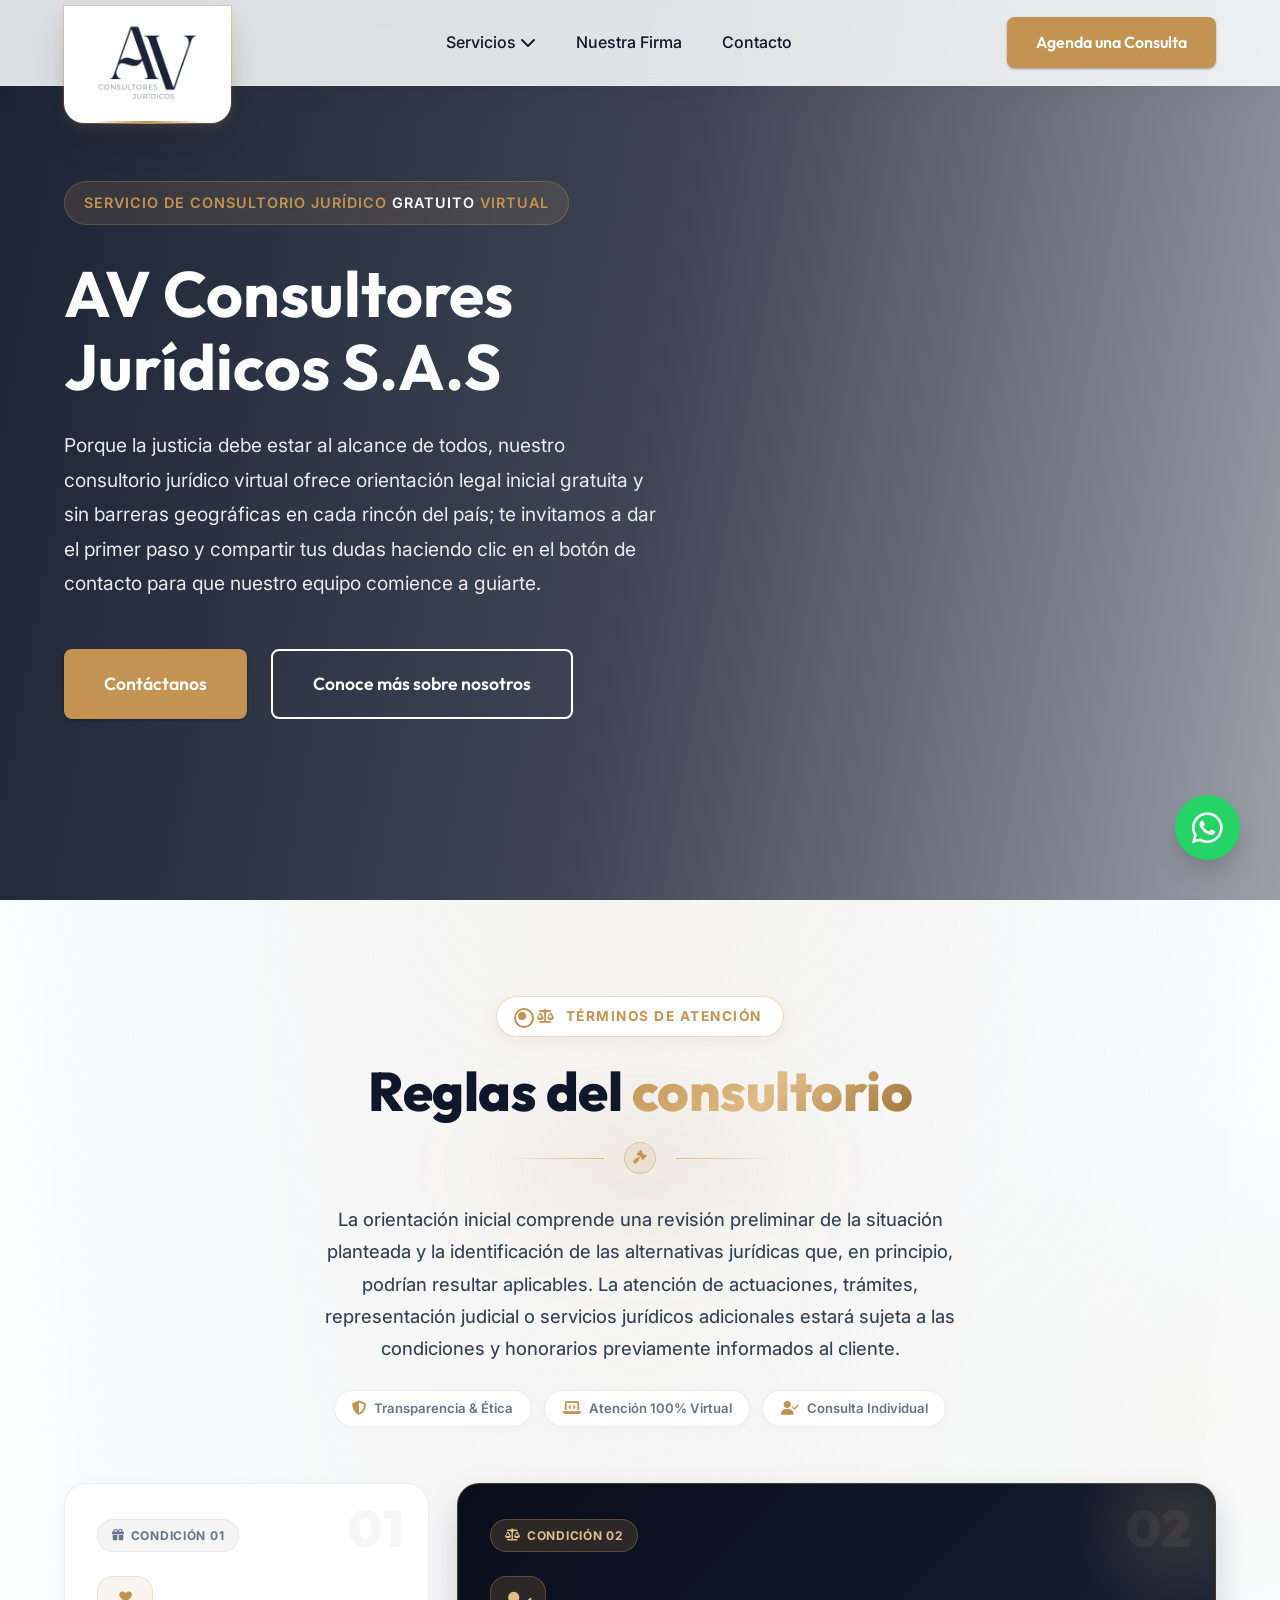
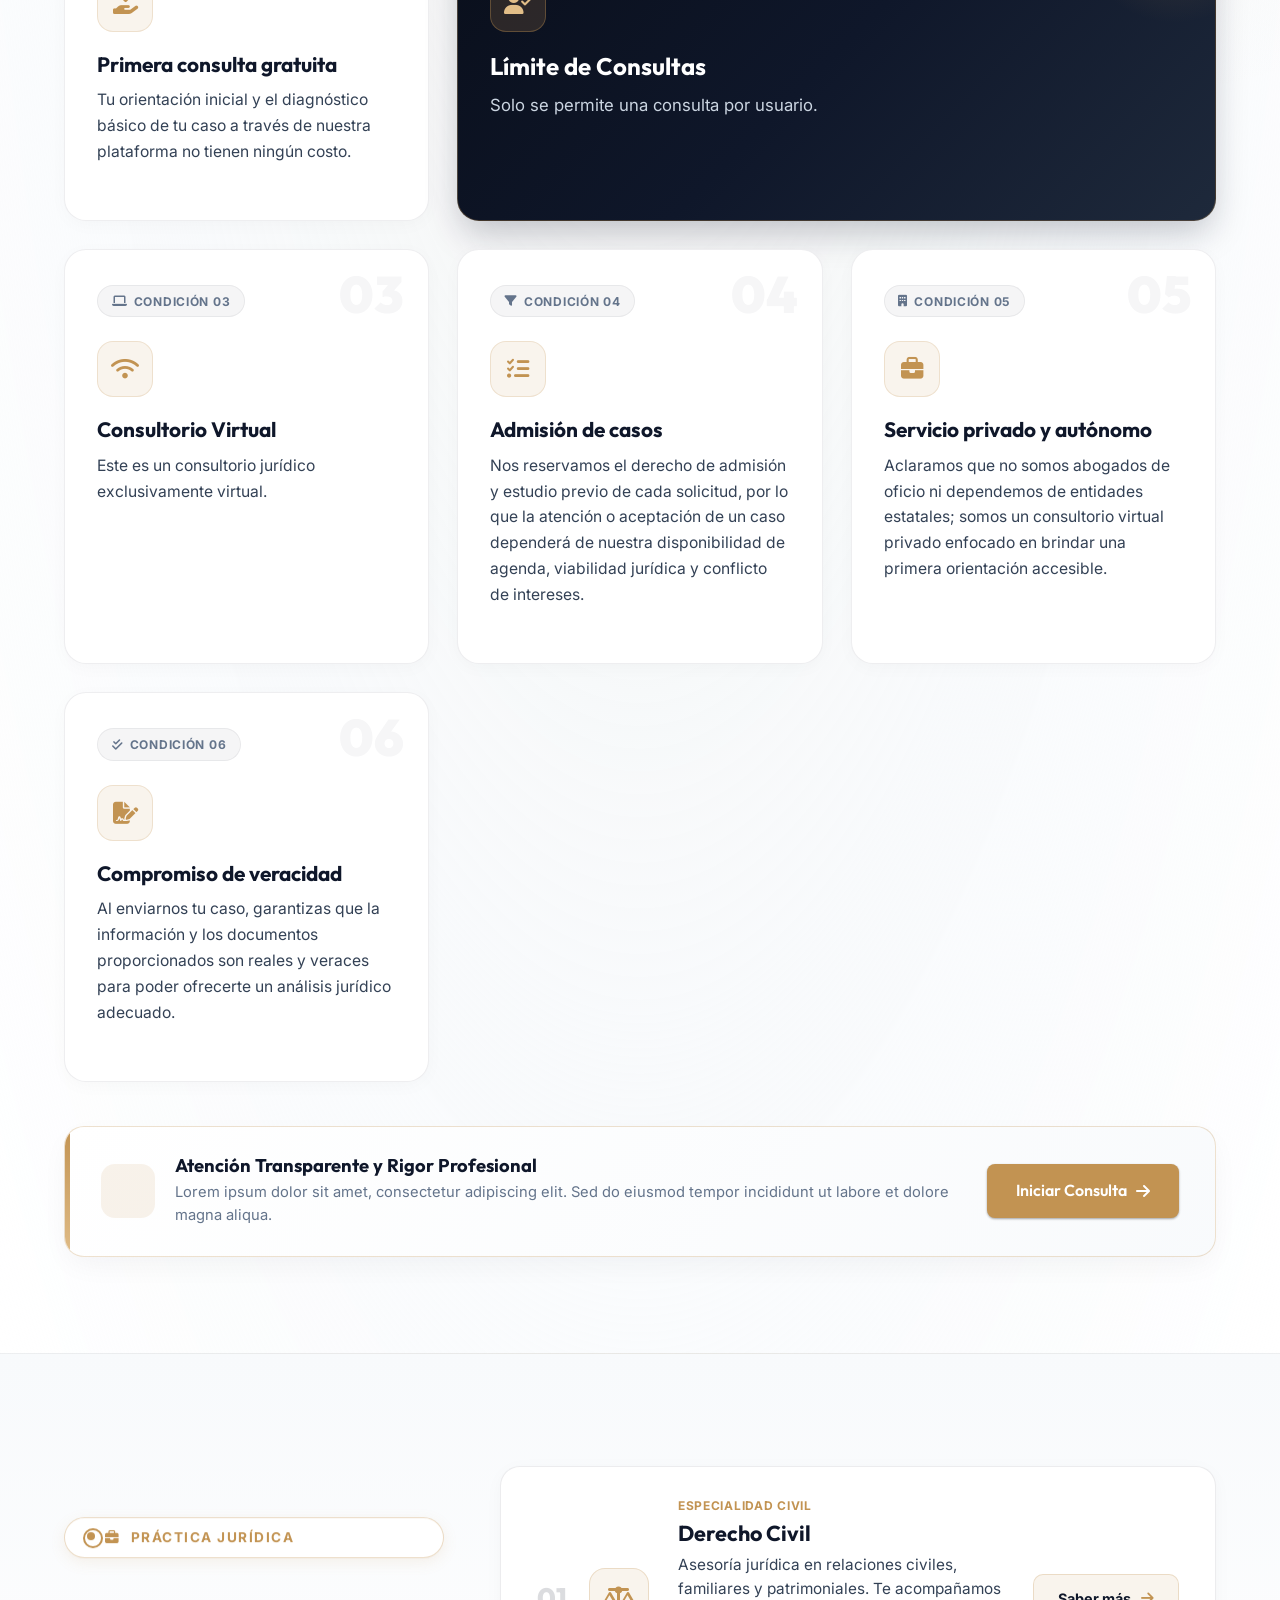
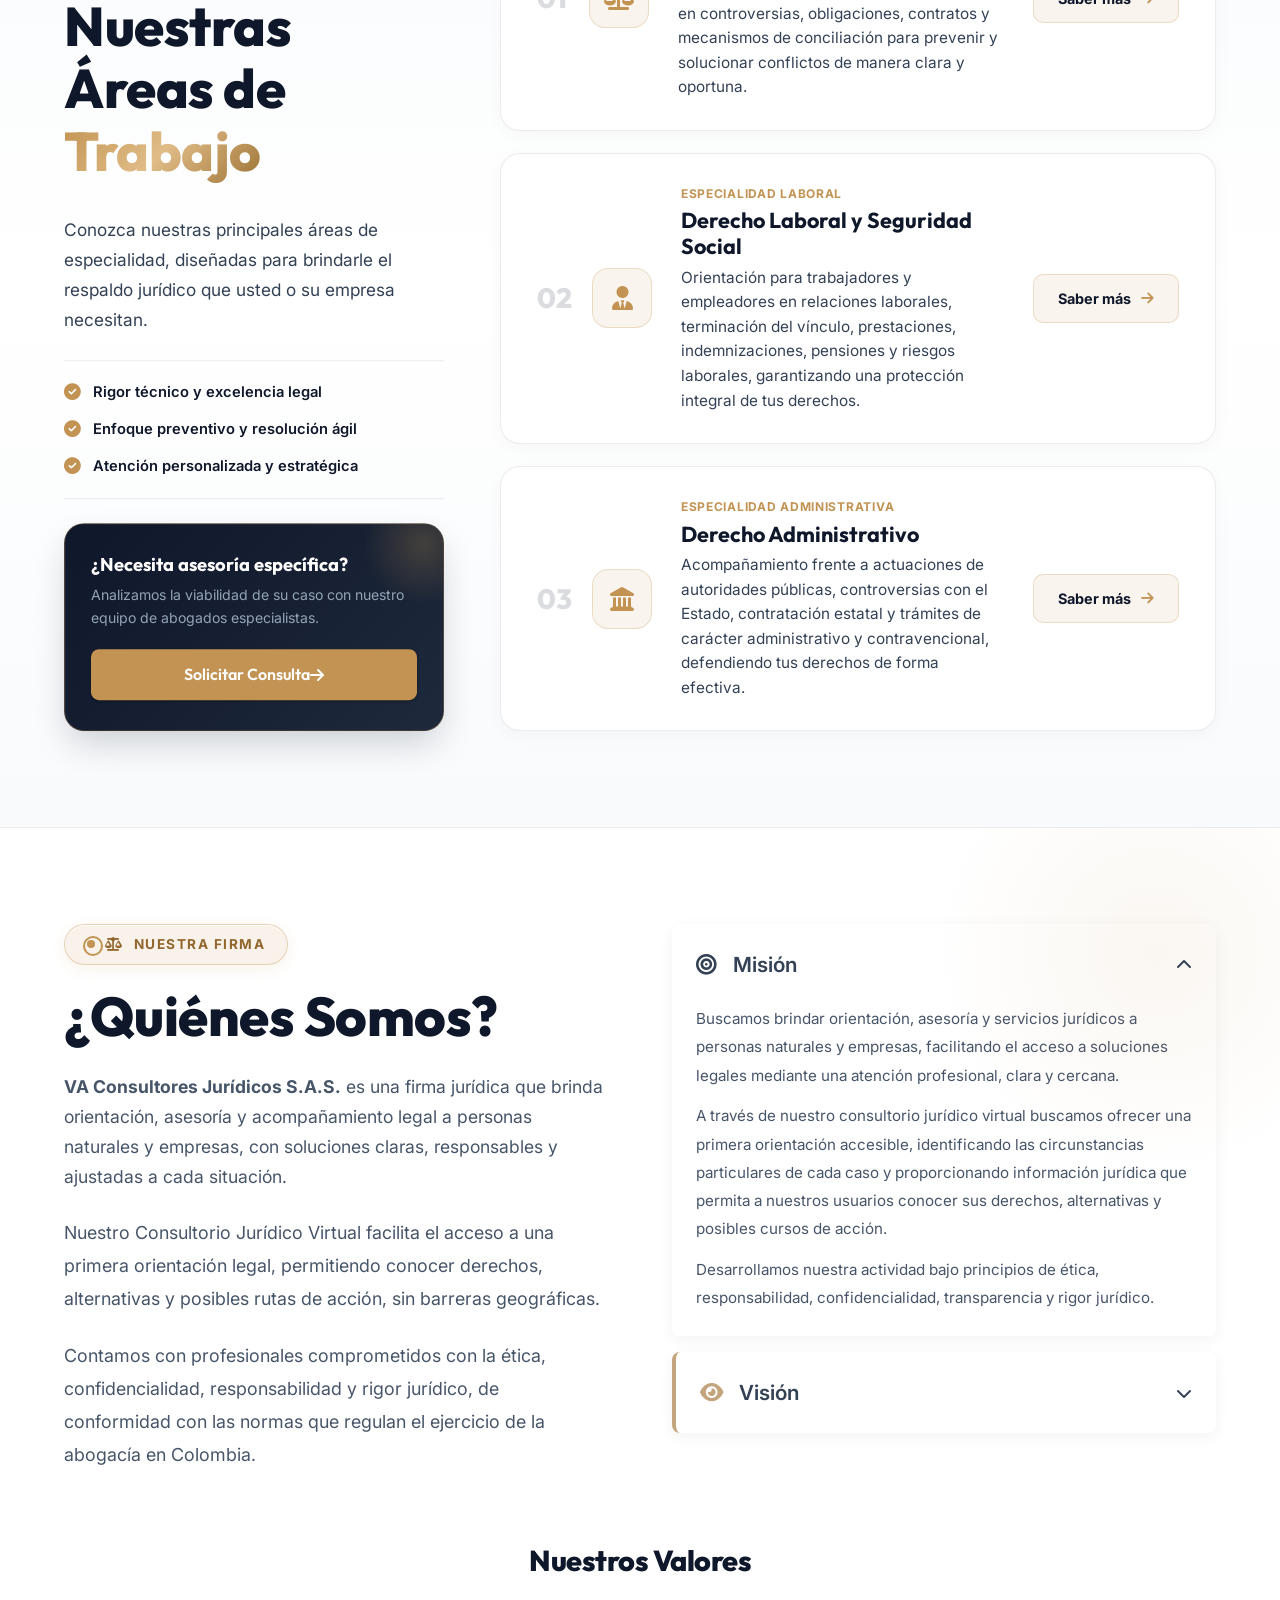
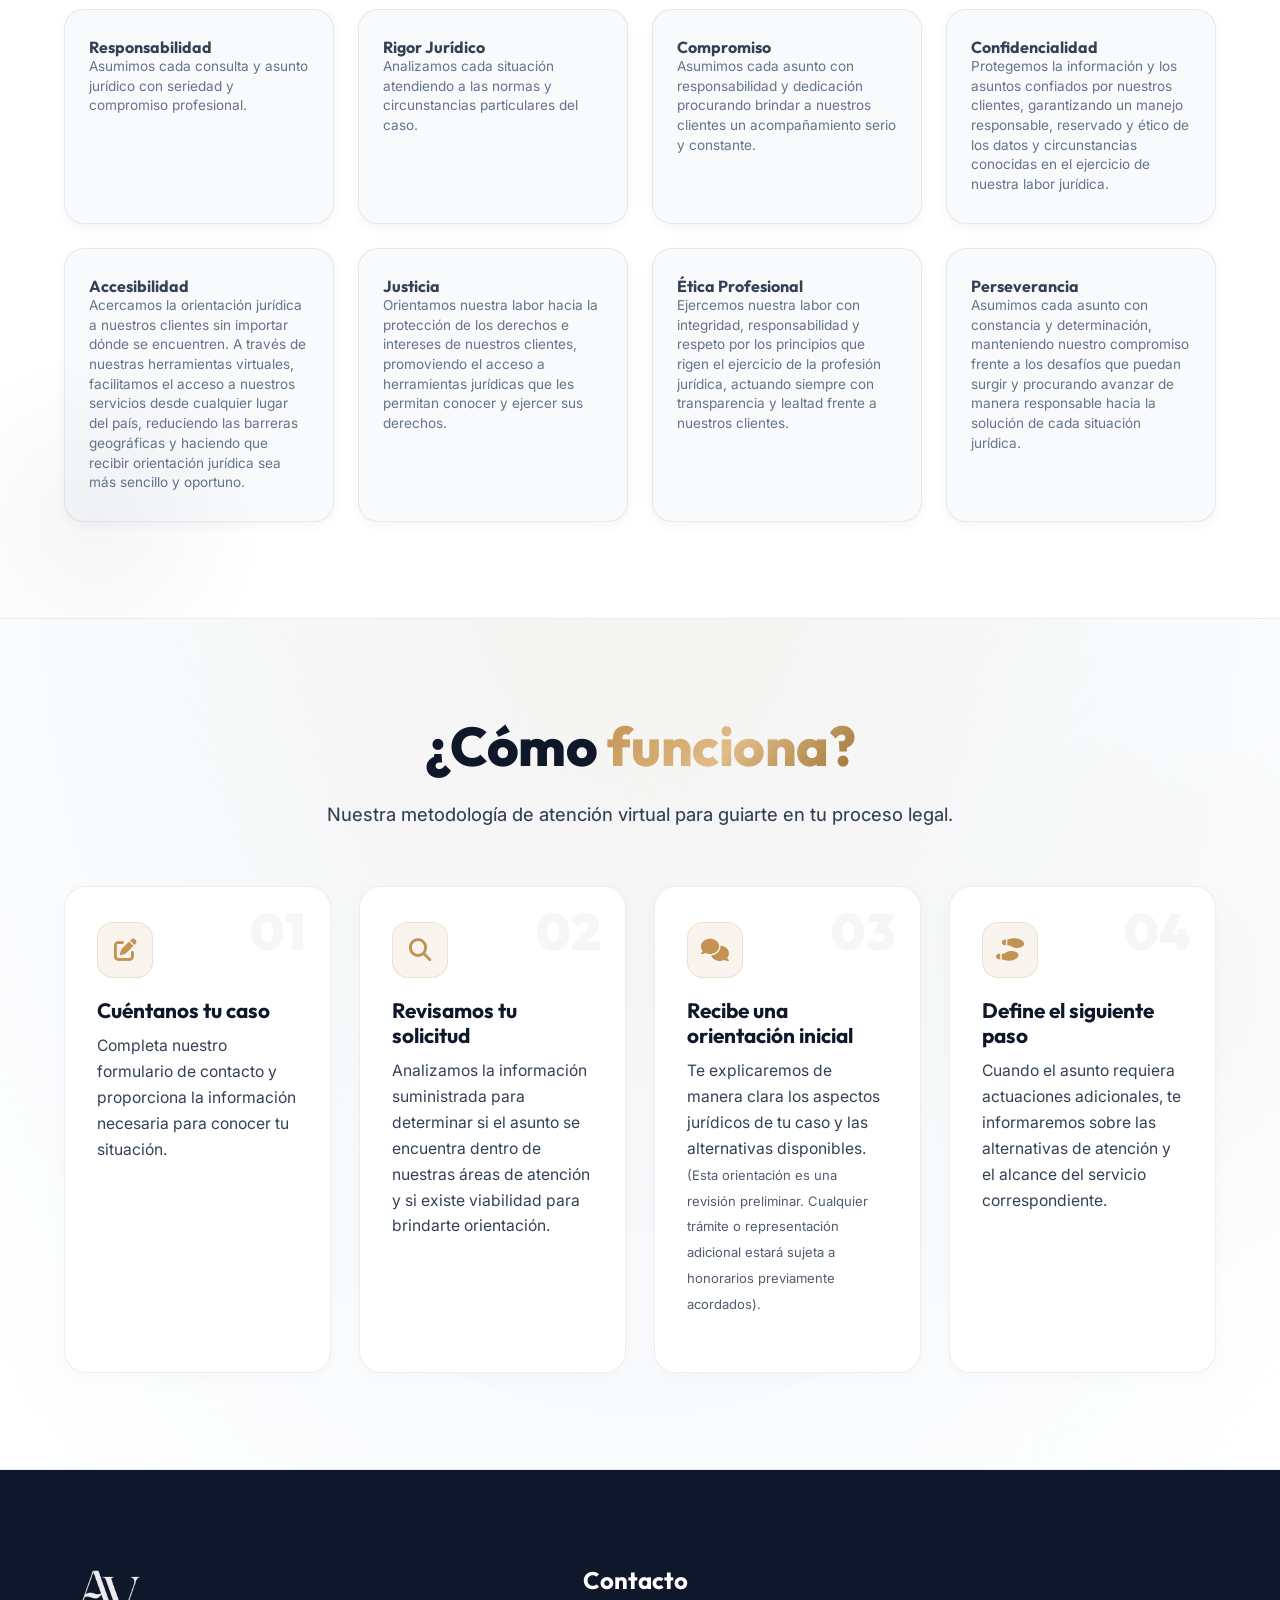
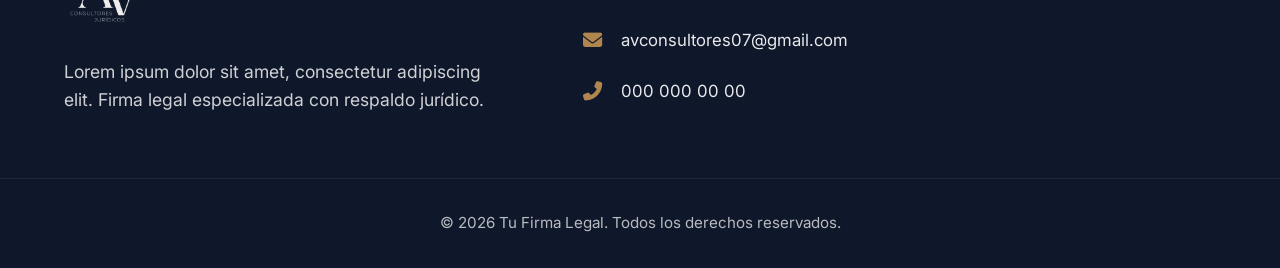
<file: index.html>
<!DOCTYPE html>
<html lang="es">
<head>
    <meta charset="UTF-8">
    <meta name="viewport" content="width=device-width, initial-scale=1.0">
    <title>AV Consultores Jurídicos S.A.S</title>
    <meta name="description" content="Servicio de Consultorio Jurídico Gratuito Virtual, brindado por AV consultores Jurídicos S.A.S.">
    <!-- Google Fonts -->
    <link href="https://fonts.googleapis.com/css2?family=Outfit:wght@300;400;600;800&family=Inter:wght@400;500;600&display=swap" rel="stylesheet">
    <!-- Font Awesome Icons -->
    <link rel="stylesheet" href="https://cdnjs.cloudflare.com/ajax/libs/font-awesome/6.4.0/css/all.min.css">
    <!-- Custom CSS -->
    <link rel="stylesheet" href="styles.css">
</head>
<body>
    <!-- 1. ENCABEZADO Y NAVEGACIÓN -->
    <header id="main-header" class="glass-header">
        <div class="container header-container">
            <a href="#" class="logo">
                <img src="img/logo-abogados.png" alt="AV Consultores Jurídicos" class="logo-img">
            </a>
            
            <nav class="main-nav">
                <ul class="nav-list">
                    <li class="nav-item has-dropdown">
                        <a href="servicios/index.html">Servicios <i class="fas fa-chevron-down"></i></a>
                        <ul class="dropdown">
                            <li><a href="servicios/derecho-civil/index.html">Derecho Civil</a></li>
                            <li><a href="servicios/derecho-laboral/index.html">Derecho Laboral</a></li>
                            <li><a href="servicios/derecho-administrativo/index.html">Derecho Administrativo</a></li>
                        </ul>
                    </li>
                    <li class="nav-item"><a href="nuestra-firma/index.html">Nuestra Firma</a></li>
                    <li class="nav-item"><a href="contacto/index.html">Contacto</a></li>
                </ul>
            </nav>
            
            <div class="header-actions">
                <a href="#contacto" class="btn btn-primary cta-agenda">Agenda una Consulta</a>
            </div>
            
            <button class="mobile-menu-btn" aria-label="Abrir menú"><i class="fas fa-bars"></i></button>
        </div>
    </header>

    <!-- 2. SECCIÓN HERO -->
    <section id="hero" class="hero-section">
        <div class="hero-overlay"></div>
        <div class="hero-content container">
            <div class="hero-text-box">
                <span class="badge">Servicio de Consultorio Jurídico <span style="color: white;">Gratuito</span> Virtual</span>
                <h1 class="hero-title">AV Consultores Jurídicos S.A.S</h1>
                <p class="hero-subtitle">Porque la justicia debe estar al alcance de todos, nuestro consultorio jurídico virtual ofrece orientación legal inicial gratuita y sin barreras geográficas en cada rincón del país; te invitamos a dar el primer paso y compartir tus dudas haciendo clic en el botón de contacto para que nuestro equipo comience a guiarte.</p>
                <div class="hero-buttons">
                    <a href="#contacto" class="btn btn-primary btn-lg btn-glow">Contáctanos</a>
                    <a href="nuestra-firma/index.html" class="btn btn-secondary btn-lg">Conoce más sobre nosotros</a>
                </div>
            </div>
        </div>
    </section>

    <!-- REGLAS DEL CONSULTORIO - BENTO MODULAR -->
    <section id="reglas-consultorio" class="rules-section section-padding">
        <div class="container">
            <!-- Encabezado de Lujo -->
            <div class="rules-header">
                <div class="rules-header-glow"></div>
                
                <div class="rules-badge">
                    <span class="pulse-dot"></span>
                    <i class="fas fa-scale-balanced"></i>
                    <span>Términos de Atención</span>
                </div>

                <h2 class="rules-title">Reglas del <span class="title-accent">consultorio</span></h2>

                <div class="rules-divider">
                    <span class="rules-divider-line"></span>
                    <span class="rules-divider-icon"><i class="fas fa-gavel"></i></span>
                    <span class="rules-divider-line"></span>
                </div>

                <div class="rules-intro-card">
                    <p class="rules-intro">La orientación inicial comprende una revisión preliminar de la situación planteada y la identificación de las alternativas jurídicas que, en principio, podrían resultar aplicables. La atención de actuaciones, trámites, representación judicial o servicios jurídicos adicionales estará sujeta a las condiciones y honorarios previamente informados al cliente.</p>
                    
                    <div class="rules-trust-pills">
                        <span class="rules-trust-pill">
                            <i class="fas fa-shield-halved"></i> Transparencia & Ética
                        </span>
                        <span class="rules-trust-pill">
                            <i class="fas fa-laptop-code"></i> Atención 100% Virtual
                        </span>
                        <span class="rules-trust-pill">
                            <i class="fas fa-user-check"></i> Consulta Individual
                        </span>
                    </div>
                </div>
            </div>

            <div class="rules-bento">
                <!-- Módulo 01 -->
                <div class="rule-card">
                    <span class="bento-number">01</span>
                    <div class="rule-card-header">
                        <span class="rule-chip"><i class="fas fa-gift"></i> Condición 01</span>
                    </div>
                    <div class="rule-icon-box">
                        <i class="fas fa-hand-holding-heart"></i>
                    </div>
                    <div class="rule-card-content">
                        <h3>Primera consulta gratuita</h3>
                        <p>Tu orientación inicial y el diagnóstico básico de tu caso a través de nuestra plataforma no tienen ningún costo.</p>
                    </div>
                </div>

                <!-- Módulo 02 -->
                <div class="rule-card bento-wide bento-featured">
                    <span class="bento-number">02</span>
                    <div class="rule-card-header">
                        <span class="rule-chip chip-gold"><i class="fas fa-scale-balanced"></i> Condición 02</span>
                    </div>
                    <div class="rule-icon-box">
                        <i class="fas fa-user-check"></i>
                    </div>
                    <div class="rule-card-content">
                        <h3>Límite de Consultas</h3>
                        <p>Solo se permite una consulta por usuario.</p>
                    </div>
                </div>

                <!-- Módulo 03 -->
                <div class="rule-card">
                    <span class="bento-number">03</span>
                    <div class="rule-card-header">
                        <span class="rule-chip"><i class="fas fa-laptop"></i> Condición 03</span>
                    </div>
                    <div class="rule-icon-box">
                        <i class="fas fa-wifi"></i>
                    </div>
                    <div class="rule-card-content">
                        <h3>Consultorio Virtual</h3>
                        <p>Este es un consultorio jurídico exclusivamente virtual.</p>
                    </div>
                </div>

                <!-- Módulo 04 -->
                <div class="rule-card">
                    <span class="bento-number">04</span>
                    <div class="rule-card-header">
                        <span class="rule-chip"><i class="fas fa-filter"></i> Condición 04</span>
                    </div>
                    <div class="rule-icon-box">
                        <i class="fas fa-tasks"></i>
                    </div>
                    <div class="rule-card-content">
                        <h3>Admisión de casos</h3>
                        <p>Nos reservamos el derecho de admisión y estudio previo de cada solicitud, por lo que la atención o aceptación de un caso dependerá de nuestra disponibilidad de agenda, viabilidad jurídica y conflicto de intereses.</p>
                    </div>
                </div>

                <!-- Módulo 05 -->
                <div class="rule-card">
                    <span class="bento-number">05</span>
                    <div class="rule-card-header">
                        <span class="rule-chip"><i class="fas fa-building"></i> Condición 05</span>
                    </div>
                    <div class="rule-icon-box">
                        <i class="fas fa-briefcase"></i>
                    </div>
                    <div class="rule-card-content">
                        <h3>Servicio privado y autónomo</h3>
                        <p>Aclaramos que no somos abogados de oficio ni dependemos de entidades estatales; somos un consultorio virtual privado enfocado en brindar una primera orientación accesible.</p>
                    </div>
                </div>

                <!-- Módulo 06 -->
                <div class="rule-card">
                    <span class="bento-number">06</span>
                    <div class="rule-card-header">
                        <span class="rule-chip"><i class="fas fa-check-double"></i> Condición 06</span>
                    </div>
                    <div class="rule-icon-box">
                        <i class="fas fa-file-signature"></i>
                    </div>
                    <div class="rule-card-content">
                        <h3>Compromiso de veracidad</h3>
                        <p>Al enviarnos tu caso, garantizas que la información y los documentos proporcionados son reales y veraces para poder ofrecerte un análisis jurídico adecuado.</p>
                    </div>
                </div>
            </div>

            <!-- Módulo Acción / Aceptación -->
            <div class="rules-action-card">
                <div class="rules-action-info">
                    <div class="rules-action-icon">
                        <i class="fas fa-shield-check"></i>
                    </div>
                    <div class="rules-action-text">
                        <h4>Atención Transparente y Rigor Profesional</h4>
                        <p>Lorem ipsum dolor sit amet, consectetur adipiscing elit. Sed do eiusmod tempor incididunt ut labore et dolore magna aliqua.</p>
                    </div>
                </div>
                <a href="#contacto" class="btn btn-primary rules-action-btn">
                    <span>Iniciar Consulta</span>
                    <i class="fas fa-arrow-right"></i>
                </a>
            </div>
        </div>
    </section>

    <!-- 3. PORTAFOLIO DE SERVICIOS - EDITORIAL SHOWCASE -->
    <section id="servicios" class="services-section section-padding">
        <div class="container">
            <div class="services-showcase-layout">
                <!-- Columna Izquierda: Panel Fijo Editorial -->
                <aside class="services-sticky-sidebar">
                    <div class="rules-badge" style="margin-bottom: 0.8rem;">
                        <span class="pulse-dot"></span>
                        <i class="fas fa-briefcase"></i>
                        <span>Práctica Jurídica</span>
                    </div>

                    <h2 class="rules-title" style="text-align: left; margin-bottom: 0.5rem;">
                        Nuestras Áreas de <span class="title-accent">Trabajo</span>
                    </h2>

                    <p class="services-left-intro">
                        Conozca nuestras principales áreas de especialidad, diseñadas para brindarle el respaldo jurídico que usted o su empresa necesitan.
                    </p>

                    <div class="services-left-pillars">
                        <div class="pillar-item">
                            <i class="fas fa-check-circle"></i>
                            <span>Rigor técnico y excelencia legal</span>
                        </div>
                        <div class="pillar-item">
                            <i class="fas fa-check-circle"></i>
                            <span>Enfoque preventivo y resolución ágil</span>
                        </div>
                        <div class="pillar-item">
                            <i class="fas fa-check-circle"></i>
                            <span>Atención personalizada y estratégica</span>
                        </div>
                    </div>

                    <div class="services-cta-box">
                        <h4>¿Necesita asesoría específica?</h4>
                        <p>Analizamos la viabilidad de su caso con nuestro equipo de abogados especialistas.</p>
                        <a href="#contacto" class="btn btn-primary" style="width: 100%;">
                            <span>Solicitar Consulta</span>
                            <i class="fas fa-arrow-right"></i>
                        </a>
                    </div>
                </aside>

                <!-- Columna Derecha: Tarjetas Horizontales Ejecutivas -->
                <div class="services-cards-stack">
                    <!-- Servicio 1: Derecho Civil -->
                    <div class="service-row-card">
                        <div class="service-row-visual">
                            <span class="service-row-num">01</span>
                            <div class="service-row-icon"><i class="fas fa-scale-balanced"></i></div>
                        </div>
                        <div class="service-row-body">
                            <span class="service-row-tag">Especialidad Civil</span>
                            <h3>Derecho Civil</h3>
                            <p>Asesoría jurídica en relaciones civiles, familiares y patrimoniales. Te acompañamos en controversias, obligaciones, contratos y mecanismos de conciliación para prevenir y solucionar conflictos de manera clara y oportuna.</p>
                        </div>
                        <div class="service-row-action">
                            <a href="servicios/derecho-civil/index.html" class="service-row-btn">
                                <span>Saber más</span>
                                <i class="fas fa-arrow-right"></i>
                            </a>
                        </div>
                    </div>

                    <!-- Servicio 2: Derecho Laboral -->
                    <div class="service-row-card">
                        <div class="service-row-visual">
                            <span class="service-row-num">02</span>
                            <div class="service-row-icon"><i class="fas fa-user-tie"></i></div>
                        </div>
                        <div class="service-row-body">
                            <span class="service-row-tag">Especialidad Laboral</span>
                            <h3>Derecho Laboral y Seguridad Social</h3>
                            <p>Orientación para trabajadores y empleadores en relaciones laborales, terminación del vínculo, prestaciones, indemnizaciones, pensiones y riesgos laborales, garantizando una protección integral de tus derechos.</p>
                        </div>
                        <div class="service-row-action">
                            <a href="servicios/derecho-laboral/index.html" class="service-row-btn">
                                <span>Saber más</span>
                                <i class="fas fa-arrow-right"></i>
                            </a>
                        </div>
                    </div>

                    <!-- Servicio 3: Derecho Administrativo -->
                    <div class="service-row-card">
                        <div class="service-row-visual">
                            <span class="service-row-num">03</span>
                            <div class="service-row-icon"><i class="fas fa-landmark"></i></div>
                        </div>
                        <div class="service-row-body">
                            <span class="service-row-tag">Especialidad Administrativa</span>
                            <h3>Derecho Administrativo</h3>
                            <p>Acompañamiento frente a actuaciones de autoridades públicas, controversias con el Estado, contratación estatal y trámites de carácter administrativo y contravencional, defendiendo tus derechos de forma efectiva.</p>
                        </div>
                        <div class="service-row-action">
                            <a href="servicios/derecho-administrativo/index.html" class="service-row-btn">
                                <span>Saber más</span>
                                <i class="fas fa-arrow-right"></i>
                            </a>
                        </div>
                    </div>
                </div>
            </div>
        </div>
    </section>

    <!-- 4. SOBRE NOSOTROS / REGIONAL DE ABOGADOS -->
    <section id="sobre-nosotros" class="about-section about-light section-padding">
        <div class="container">
            <div class="about-grid-improved" style="display: flex; flex-wrap: wrap; gap: 4rem; align-items: start;">
                <!-- Columna Izquierda: Quiénes Somos -->
                <div class="about-text-col" style="flex: 1 1 400px;">
                    <div class="rules-badge">
                        <span class="pulse-dot"></span>
                        <i class="fas fa-scale-balanced"></i>
                        <span>Nuestra Firma</span>
                    </div>

                    <h2 class="about-title">¿Quiénes <span class="title-accent">Somos?</span></h2>

                    <p class="about-desc" style="font-size: 1.1rem; line-height: 1.7; margin-bottom: 1.5rem;">
                        <strong>VA Consultores Jurídicos S.A.S.</strong> es una firma jurídica que brinda orientación, asesoría y acompañamiento legal a personas naturales y empresas, con soluciones claras, responsables y ajustadas a cada situación.
                    </p>
                    <p class="about-desc" style="margin-bottom: 1.5rem;">
                        Nuestro Consultorio Jurídico Virtual facilita el acceso a una primera orientación legal, permitiendo conocer derechos, alternativas y posibles rutas de acción, sin barreras geográficas.
                    </p>
                    <p class="about-desc" style="margin-bottom: 1.5rem;">
                        Contamos con profesionales comprometidos con la ética, confidencialidad, responsabilidad y rigor jurídico, de conformidad con las normas que regulan el ejercicio de la abogacía en Colombia.
                    </p>

                </div>

                <!-- Columna Derecha: Misión y Visión (Tarjetas) -->
                <!-- Columna Derecha: Misión y Visión (Acordeón) -->
                <div class="about-cards-col" style="flex: 1 1 400px; display: flex; flex-direction: column; gap: 1rem;">
                    
                    <style>
                        .accordion-card summary::-webkit-details-marker {
                            display: none;
                        }
                        .accordion-card[open] .accordion-icon {
                            transform: rotate(180deg);
                        }
                        .accordion-icon {
                            transition: transform 0.3s ease;
                            color: var(--text-color);
                            font-size: 1rem;
                        }
                        .accordion-card {
                            transition: all 0.3s ease;
                        }
                        .accordion-card:hover {
                            box-shadow: 0 8px 25px rgba(0,0,0,0.08) !important;
                        }
                    </style>

                    <!-- Acordeón Misión -->
                    <details class="accordion-card" style="background: white; border-radius: 8px; box-shadow: 0 4px 15px rgba(0,0,0,0.05); border-left: 4px solid var(--primary-color); cursor: pointer;" open>
                        <summary style="padding: 1.5rem; font-size: 1.3rem; font-weight: 600; color: var(--heading-color); display: flex; align-items: center; justify-content: space-between; list-style: none;">
                            <span style="display: flex; align-items: center; gap: 1rem;">
                                <i class="fas fa-bullseye" style="color: var(--primary-color);"></i> Misión
                            </span>
                            <i class="fas fa-chevron-down accordion-icon"></i>
                        </summary>
                        <div class="accordion-content" style="padding: 0 1.5rem 1.5rem 1.5rem;">
                            <p class="about-desc" style="font-size: 0.95rem; margin-bottom: 0.8rem;">Buscamos brindar orientación, asesoría y servicios jurídicos a personas naturales y empresas, facilitando el acceso a soluciones legales mediante una atención profesional, clara y cercana.</p>
                            <p class="about-desc" style="font-size: 0.95rem; margin-bottom: 0.8rem;">A través de nuestro consultorio jurídico virtual buscamos ofrecer una primera orientación accesible, identificando las circunstancias particulares de cada caso y proporcionando información jurídica que permita a nuestros usuarios conocer sus derechos, alternativas y posibles cursos de acción.</p>
                            <p class="about-desc" style="font-size: 0.95rem; margin-bottom: 0;">Desarrollamos nuestra actividad bajo principios de ética, responsabilidad, confidencialidad, transparencia y rigor jurídico.</p>
                        </div>
                    </details>

                    <!-- Acordeón Visión -->
                    <details class="accordion-card" style="background: white; border-radius: 8px; box-shadow: 0 4px 15px rgba(0,0,0,0.05); border-left: 4px solid #C4A47C; cursor: pointer;">
                        <summary style="padding: 1.5rem; font-size: 1.3rem; font-weight: 600; color: var(--heading-color); display: flex; align-items: center; justify-content: space-between; list-style: none;">
                            <span style="display: flex; align-items: center; gap: 1rem;">
                                <i class="fas fa-eye" style="color: #C4A47C;"></i> Visión
                            </span>
                            <i class="fas fa-chevron-down accordion-icon"></i>
                        </summary>
                        <div class="accordion-content" style="padding: 0 1.5rem 1.5rem 1.5rem;">
                            <p class="about-desc" style="font-size: 0.95rem; margin-bottom: 0.8rem;">Buscamos consolidarnos como una firma jurídica reconocida en Colombia por brindar servicios legales accesibles, responsables y de calidad, apoyándonos en las herramientas tecnológicas para acercar el Derecho a personas y empresas en diferentes regiones del país.</p>
                            <p class="about-desc" style="font-size: 0.95rem; margin-bottom: 0.8rem;">Buscamos fortalecer progresivamente nuestras áreas de práctica, ampliar nuestra cobertura y desarrollar un modelo de atención jurídica moderno que combine conocimiento, tecnología y atención personalizada.</p>
                            <p class="about-desc" style="font-size: 0.95rem; margin-bottom: 0;">Aspiramos a construir relaciones de confianza con nuestros clientes y convertirnos en un aliado jurídico para la orientación, prevención y solución de sus necesidades legales.</p>
                        </div>
                    </details>
                </div>
            </div>

                    <h3 class="about-title" style="font-size: 1.8rem; margin-top: 3rem; text-align: center;">Nuestros <span class="title-accent">Valores</span></h3>
                    <div class="about-metrics-grid" style="grid-template-columns: repeat(auto-fit, minmax(250px, 1fr)); margin-top: 2rem;">
                        <div class="about-metric-card">
                            <h4 style="color: var(--primary-color);">Responsabilidad</h4>
                            <p class="about-metric-sub">Asumimos cada consulta y asunto jurídico con seriedad y compromiso profesional.</p>
                        </div>
                        <div class="about-metric-card">
                            <h4 style="color: var(--primary-color);">Rigor Jurídico</h4>
                            <p class="about-metric-sub">Analizamos cada situación atendiendo a las normas y circunstancias particulares del caso.</p>
                        </div>
                        <div class="about-metric-card">
                            <h4 style="color: var(--primary-color);">Compromiso</h4>
                            <p class="about-metric-sub">Asumimos cada asunto con responsabilidad y dedicación procurando brindar a nuestros clientes un acompañamiento serio y constante.</p>
                        </div>
                        <div class="about-metric-card">
                            <h4 style="color: var(--primary-color);">Confidencialidad</h4>
                            <p class="about-metric-sub">Protegemos la información y los asuntos confiados por nuestros clientes, garantizando un manejo responsable, reservado y ético de los datos y circunstancias conocidas en el ejercicio de nuestra labor jurídica.</p>
                        </div>
                        <div class="about-metric-card">
                            <h4 style="color: var(--primary-color);">Accesibilidad</h4>
                            <p class="about-metric-sub">Acercamos la orientación jurídica a nuestros clientes sin importar dónde se encuentren. A través de nuestras herramientas virtuales, facilitamos el acceso a nuestros servicios desde cualquier lugar del país, reduciendo las barreras geográficas y haciendo que recibir orientación jurídica sea más sencillo y oportuno.</p>
                        </div>
                        <div class="about-metric-card">
                            <h4 style="color: var(--primary-color);">Justicia</h4>
                            <p class="about-metric-sub">Orientamos nuestra labor hacia la protección de los derechos e intereses de nuestros clientes, promoviendo el acceso a herramientas jurídicas que les permitan conocer y ejercer sus derechos.</p>
                        </div>
                        <div class="about-metric-card">
                            <h4 style="color: var(--primary-color);">Ética Profesional</h4>
                            <p class="about-metric-sub">Ejercemos nuestra labor con integridad, responsabilidad y respeto por los principios que rigen el ejercicio de la profesión jurídica, actuando siempre con transparencia y lealtad frente a nuestros clientes.</p>
                        </div>
                        <div class="about-metric-card">
                            <h4 style="color: var(--primary-color);">Perseverancia</h4>
                            <p class="about-metric-sub">Asumimos cada asunto con constancia y determinación, manteniendo nuestro compromiso frente a los desafíos que puedan surgir y procurando avanzar de manera responsable hacia la solución de cada situación jurídica.</p>
                        </div>
                    </div>
                </div>
            </div>
        </div>
    </section>

    <!-- 5. CÓMO FUNCIONA -->
    <section id="como-funciona" class="rules-section section-padding" style="background-color: var(--bg-alt);">
        <div class="container">
            <div class="rules-header">
                <h2 class="rules-title">¿Cómo <span class="title-accent">funciona?</span></h2>
                <p class="rules-intro">Nuestra metodología de atención virtual para guiarte en tu proceso legal.</p>
            </div>
            <style>
                @media (min-width: 993px) {
                    #como-funciona .rules-bento {
                        grid-template-columns: repeat(4, 1fr);
                    }
                }
            </style>
            <div class="rules-bento">
                <div class="rule-card">
                    <span class="bento-number">01</span>
                    <div class="rule-icon-box"><i class="fas fa-edit"></i></div>
                    <div class="rule-card-content">
                        <h3>Cuéntanos tu caso</h3>
                        <p>Completa nuestro formulario de contacto y proporciona la información necesaria para conocer tu situación.</p>
                    </div>
                </div>
                <div class="rule-card">
                    <span class="bento-number">02</span>
                    <div class="rule-icon-box"><i class="fas fa-search"></i></div>
                    <div class="rule-card-content">
                        <h3>Revisamos tu solicitud</h3>
                        <p>Analizamos la información suministrada para determinar si el asunto se encuentra dentro de nuestras áreas de atención y si existe viabilidad para brindarte orientación.</p>
                    </div>
                </div>
                <div class="rule-card">
                    <span class="bento-number">03</span>
                    <div class="rule-icon-box"><i class="fas fa-comments"></i></div>
                    <div class="rule-card-content">
                        <h3>Recibe una orientación inicial</h3>
                        <p>Te explicaremos de manera clara los aspectos jurídicos de tu caso y las alternativas disponibles. <br><small style="opacity: 0.85;">(Esta orientación es una revisión preliminar. Cualquier trámite o representación adicional estará sujeta a honorarios previamente acordados).</small></p>
                    </div>
                </div>
                <div class="rule-card">
                    <span class="bento-number">04</span>
                    <div class="rule-icon-box"><i class="fas fa-shoe-prints"></i></div>
                    <div class="rule-card-content">
                        <h3>Define el siguiente paso</h3>
                        <p>Cuando el asunto requiera actuaciones adicionales, te informaremos sobre las alternativas de atención y el alcance del servicio correspondiente.</p>
                    </div>
                </div>
            </div>
        </div>
    </section>


    <!-- 6. FOOTER -->
    <footer id="contacto" class="main-footer dark-bg">
        <div class="container footer-grid">
            <div class="footer-brand">
                <a href="#" class="logo footer-logo">
                    <img src="img/logo-abogados.png" alt="AV Consultores Jurídicos" class="logo-img">
                </a>
                <p class="footer-desc">Lorem ipsum dolor sit amet, consectetur adipiscing elit. Firma legal especializada con respaldo jurídico.</p>
            </div>
            
            <div class="footer-contact">
                <h3>Contacto</h3>
                <ul class="contact-list">

                    <li><i class="fas fa-envelope"></i> <a href="mailto:avconsultores07@gmail.com">avconsultores07@gmail.com</a></li>
                    <li><i class="fas fa-phone-alt"></i> <a href="tel:+570000000000">000 000 00 00</a></li>
                </ul>
            </div>
        </div>
        
        <div class="footer-bottom">
            <div class="container">
                <p>&copy; 2026 Tu Firma Legal. Todos los derechos reservados.</p>
            
            </div>
        </div>
    </footer>

    <!-- WIDGETS -->
    <a href="https://wa.me/570000000000" class="whatsapp-float" target="_blank" rel="noopener" aria-label="Escríbenos por WhatsApp">
        <i class="fab fa-whatsapp"></i>
        <span class="wa-tooltip">¡Escríbenos Ya!</span>
    </a>


    <!-- Custom JS -->
    <script src="main.js"></script>
</body>
</html>
</file>
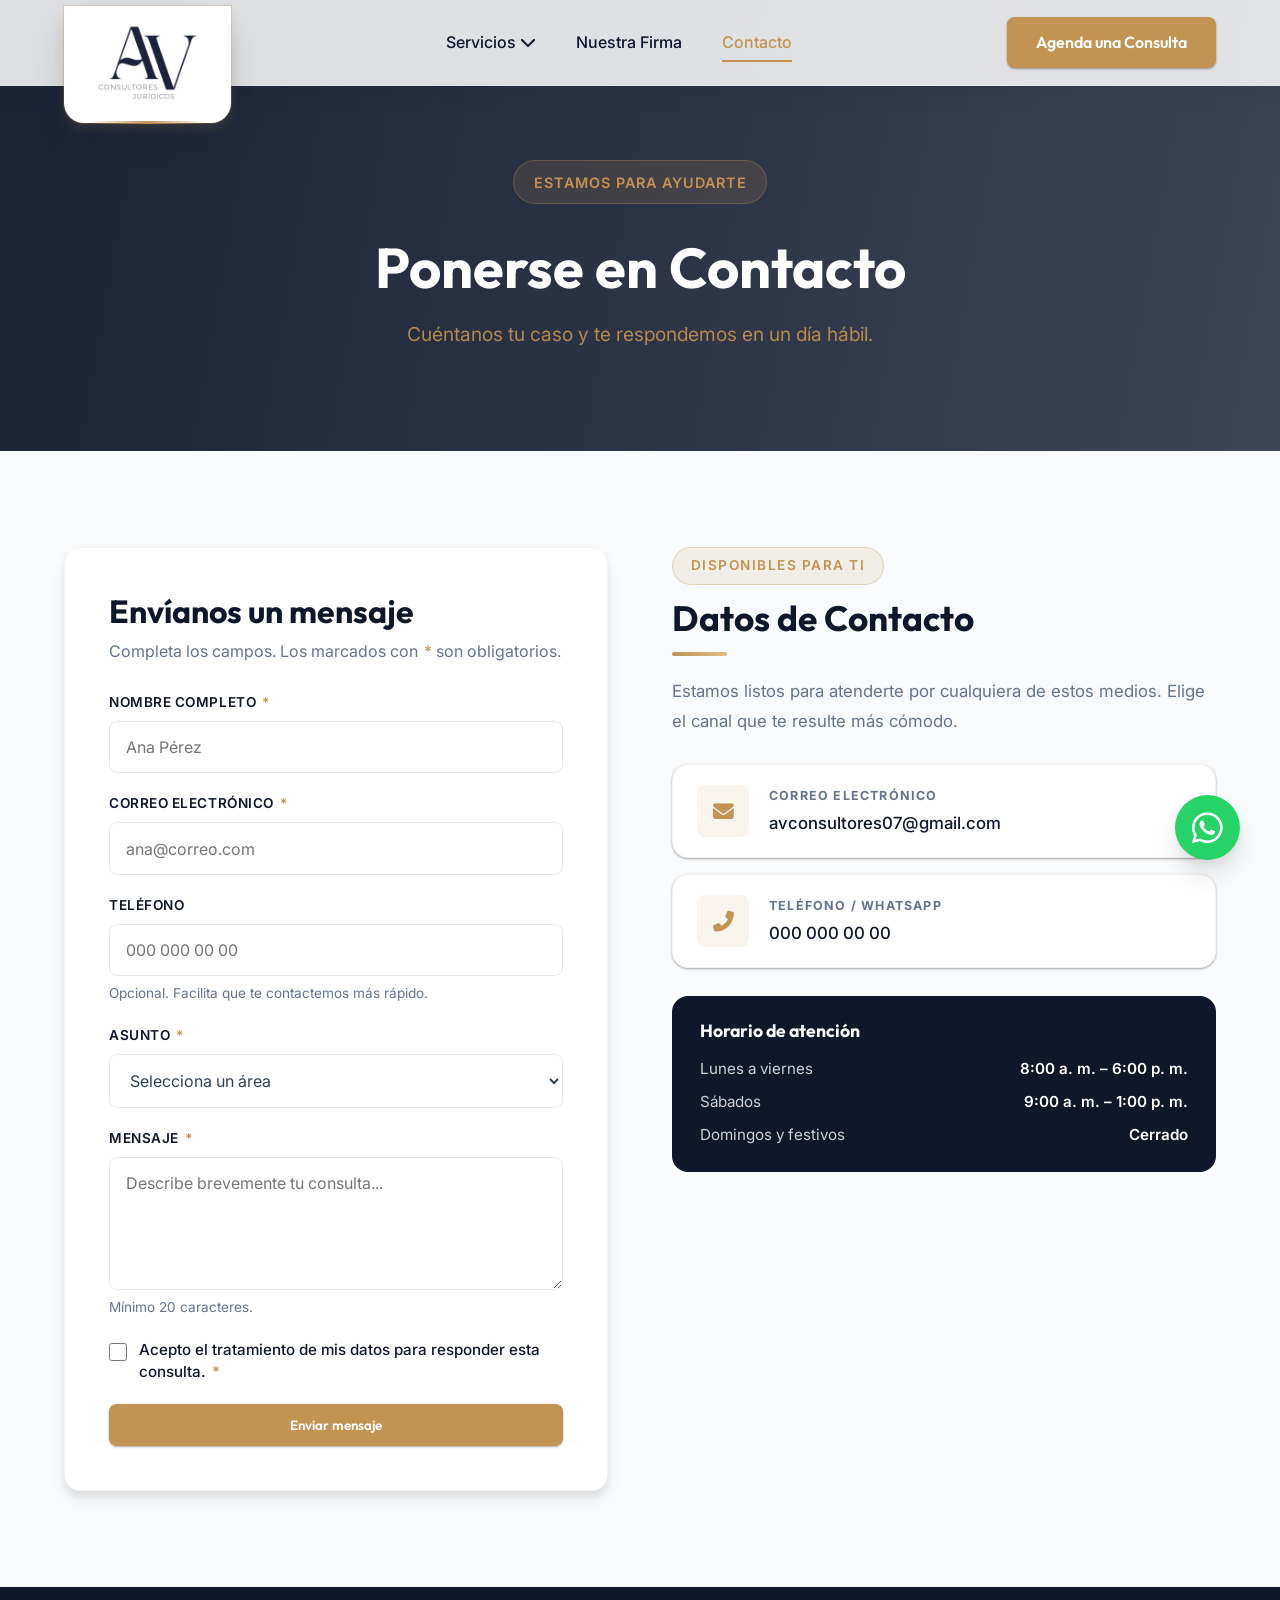
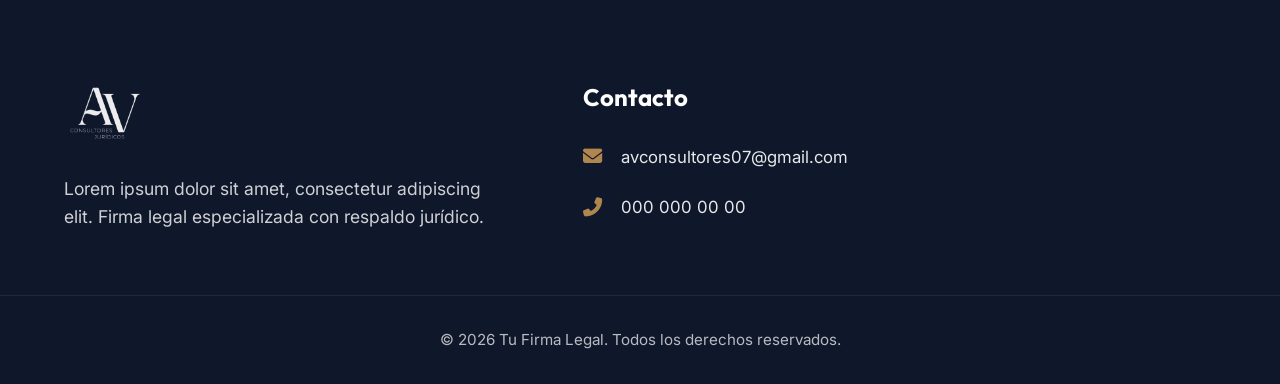
<file: contacto/index.html>
<!DOCTYPE html>
<html lang="es">
<head>
    <meta charset="UTF-8">
    <meta name="viewport" content="width=device-width, initial-scale=1.0">
    <title>Contacto | Tu Firma Legal</title>
    <meta name="description" content="Agenda una consulta o escríbenos. Estamos listos para atenderte por correo, teléfono o WhatsApp.">
    <link href="https://fonts.googleapis.com/css2?family=Outfit:wght@300;400;600;800&family=Inter:wght@400;500;600&display=swap" rel="stylesheet">
    <link rel="stylesheet" href="https://cdnjs.cloudflare.com/ajax/libs/font-awesome/6.4.0/css/all.min.css">
    <link rel="stylesheet" href="../styles.css">
</head>
<body class="contact-page">
    <a class="skip-link" href="#contenido-principal">Saltar al contenido</a>

    <header id="main-header" class="glass-header">
        <div class="container header-container">
            <a href="../index.html" class="logo">
                <img src="../img/logo-abogados.png" alt="AV Consultores Jurídicos" class="logo-img">
            </a>
            <nav class="main-nav" aria-label="Principal">
                <ul class="nav-list" id="menu-principal">
                    <li class="nav-item has-dropdown">
                        <a href="../servicios/index.html">Servicios <i class="fas fa-chevron-down" aria-hidden="true"></i></a>
                        <ul class="dropdown">
                            <li><a href="../servicios/derecho-civil/index.html">Derecho Civil</a></li>
                            <li><a href="../servicios/derecho-laboral/index.html">Derecho Laboral</a></li>
                            <li><a href="../servicios/derecho-administrativo/index.html">Derecho Administrativo</a></li>
                        </ul>
                    </li>
                    <li class="nav-item"><a href="../nuestra-firma/index.html">Nuestra Firma</a></li>
                    <li class="nav-item is-current"><a href="../contacto/index.html" aria-current="page">Contacto</a></li>
                </ul>
            </nav>
            <div class="header-actions">
                <a href="#formulario-contacto" class="btn btn-primary cta-agenda">Agenda una Consulta</a>
            </div>
            <button class="mobile-menu-btn" type="button" aria-label="Abrir menú" aria-expanded="false" aria-controls="menu-principal">
                <i class="fas fa-bars" aria-hidden="true"></i>
            </button>
        </div>
    </header>

    <section class="inner-hero" aria-labelledby="contact-hero-title">
        <div class="container">
            <p class="badge">Estamos para ayudarte</p>
            <h1 id="contact-hero-title" class="hero-title">Ponerse en Contacto</h1>
            <p class="hero-subtitle">Cuéntanos tu caso y te respondemos en un día hábil.</p>
        </div>
    </section>

    <main id="contenido-principal" class="content-section">
        <div class="container grid-2-cols">
            <form id="contact-form" class="contact-form" novalidate>
                <div class="contact-form-header">
                    <h2 id="formulario-contacto">Envíanos un mensaje</h2>
                    <p>Completa los campos. Los marcados con <span class="required-mark" aria-hidden="true">*</span> son obligatorios.</p>
                </div>

                <div class="form-status" role="status" aria-live="polite" tabindex="-1"></div>

                <div class="form-group">
                    <label class="form-label" for="contact-name">Nombre completo <span class="required-mark">*</span></label>
                    <input class="form-control" type="text" id="contact-name" name="name" autocomplete="name" required maxlength="80" placeholder="Ana Pérez">
                    <p class="form-error" id="contact-name-error">Ingresa tu nombre.</p>
                </div>

                <div class="form-group">
                    <label class="form-label" for="contact-email">Correo electrónico <span class="required-mark">*</span></label>
                    <input class="form-control" type="email" id="contact-email" name="email" autocomplete="email" required placeholder="ana@correo.com">
                    <p class="form-error" id="contact-email-error">Ingresa un correo válido.</p>
                </div>

                <div class="form-group">
                    <label class="form-label" for="contact-phone">Teléfono</label>
                    <input class="form-control" type="tel" id="contact-phone" name="phone" autocomplete="tel" inputmode="tel" placeholder="000 000 00 00">
                    <p class="form-hint">Opcional. Facilita que te contactemos más rápido.</p>
                    <p class="form-error" id="contact-phone-error">Ingresa un teléfono válido.</p>
                </div>

                <div class="form-group">
                    <label class="form-label" for="contact-topic">Asunto <span class="required-mark">*</span></label>
                    <select class="form-control" id="contact-topic" name="topic" required>
                        <option value="">Selecciona un área</option>
                        <option value="civil">Derecho Civil</option>
                        <option value="laboral">Derecho Laboral</option>
                        <option value="administrativo">Derecho Administrativo</option>
                        <option value="consulta">Consulta general</option>
                    </select>
                    <p class="form-error" id="contact-topic-error">Selecciona un asunto.</p>
                </div>

                <div class="form-group">
                    <label class="form-label" for="contact-message">Mensaje <span class="required-mark">*</span></label>
                    <textarea class="form-control" id="contact-message" name="message" rows="5" required minlength="20" maxlength="2000" placeholder="Describe brevemente tu consulta..."></textarea>
                    <p class="form-hint">Mínimo 20 caracteres.</p>
                    <p class="form-error" id="contact-message-error">Escribe un mensaje de al menos 20 caracteres.</p>
                </div>

                <div class="form-group form-consent">
                    <input type="checkbox" id="contact-consent" name="consent" required>
                    <label class="form-label" for="contact-consent">Acepto el tratamiento de mis datos para responder esta consulta. <span class="required-mark">*</span></label>
                </div>
                <p class="form-error" id="contact-consent-error">Debes aceptar para enviar el formulario.</p>

                <button type="submit" class="btn btn-primary contact-submit" id="contact-submit">
                    <span class="btn-spinner" aria-hidden="true"></span>
                    <span class="btn-label">Enviar mensaje</span>
                </button>
            </form>

            <aside class="contact-info-panel" aria-labelledby="datos-contacto-title">
                <div class="contact-info-header">
                    <span class="contact-info-label">Disponibles para ti</span>
                    <h2 id="datos-contacto-title" class="contact-info-title">Datos de Contacto</h2>
                    <div class="contact-info-divider"></div>
                    <p class="contact-info-desc">Estamos listos para atenderte por cualquiera de estos medios. Elige el canal que te resulte más cómodo.</p>
                </div>
                <ul class="contact-cards-list">

                    <li class="contact-card-item">
                        <div class="contact-card-icon" aria-hidden="true">
                            <i class="fas fa-envelope"></i>
                        </div>
                        <div class="contact-card-body">
                            <span class="contact-card-label">Correo electrónico</span>
                            <a href="mailto:avconsultores07@gmail.com" class="contact-card-value contact-card-link">avconsultores07@gmail.com</a>
                        </div>
                    </li>
                    <li class="contact-card-item">
                        <div class="contact-card-icon" aria-hidden="true">
                            <i class="fas fa-phone-alt"></i>
                        </div>
                        <div class="contact-card-body">
                            <span class="contact-card-label">Teléfono / WhatsApp</span>
                            <a href="tel:+570000000000" class="contact-card-value contact-card-link">000 000 00 00</a>
                        </div>
                    </li>
                </ul>
                <div class="contact-hours">
                    <h3>Horario de atención</h3>
                    <dl>
                        <dt>Lunes a viernes</dt>
                        <dd>8:00 a. m. – 6:00 p. m.</dd>
                        <dt>Sábados</dt>
                        <dd>9:00 a. m. – 1:00 p. m.</dd>
                        <dt>Domingos y festivos</dt>
                        <dd>Cerrado</dd>
                    </dl>
                </div>
            </aside>
        </div>
    </main>

    <footer id="contacto" class="main-footer dark-bg">
        <div class="container footer-grid">
            <div class="footer-brand">
                <a href="../index.html" class="logo footer-logo">
                    <img src="../img/logo-abogados.png" alt="AV Consultores Jurídicos" class="logo-img">
                </a>
                <p class="footer-desc">Lorem ipsum dolor sit amet, consectetur adipiscing elit. Firma legal especializada con respaldo jurídico.</p>
            </div>
            <div class="footer-contact">
                <h3>Contacto</h3>
                <ul class="contact-list">

                    <li><i class="fas fa-envelope" aria-hidden="true"></i> <a href="mailto:avconsultores07@gmail.com">avconsultores07@gmail.com</a></li>
                    <li><i class="fas fa-phone-alt" aria-hidden="true"></i> <a href="tel:+570000000000">000 000 00 00</a></li>
                </ul>
            </div>
        </div>
        <div class="footer-bottom">
            <div class="container">
                <p>&copy; 2026 Tu Firma Legal. Todos los derechos reservados.</p>
            </div>
        </div>
    </footer>

    <a href="https://wa.me/570000000000" class="whatsapp-float" target="_blank" rel="noopener noreferrer" aria-label="Escríbenos por WhatsApp">
        <i class="fab fa-whatsapp" aria-hidden="true"></i>
        <span class="wa-tooltip">¡Escríbenos Ya!</span>
    </a>

    <script src="../main.js"></script>
</body>
</html>
</file>
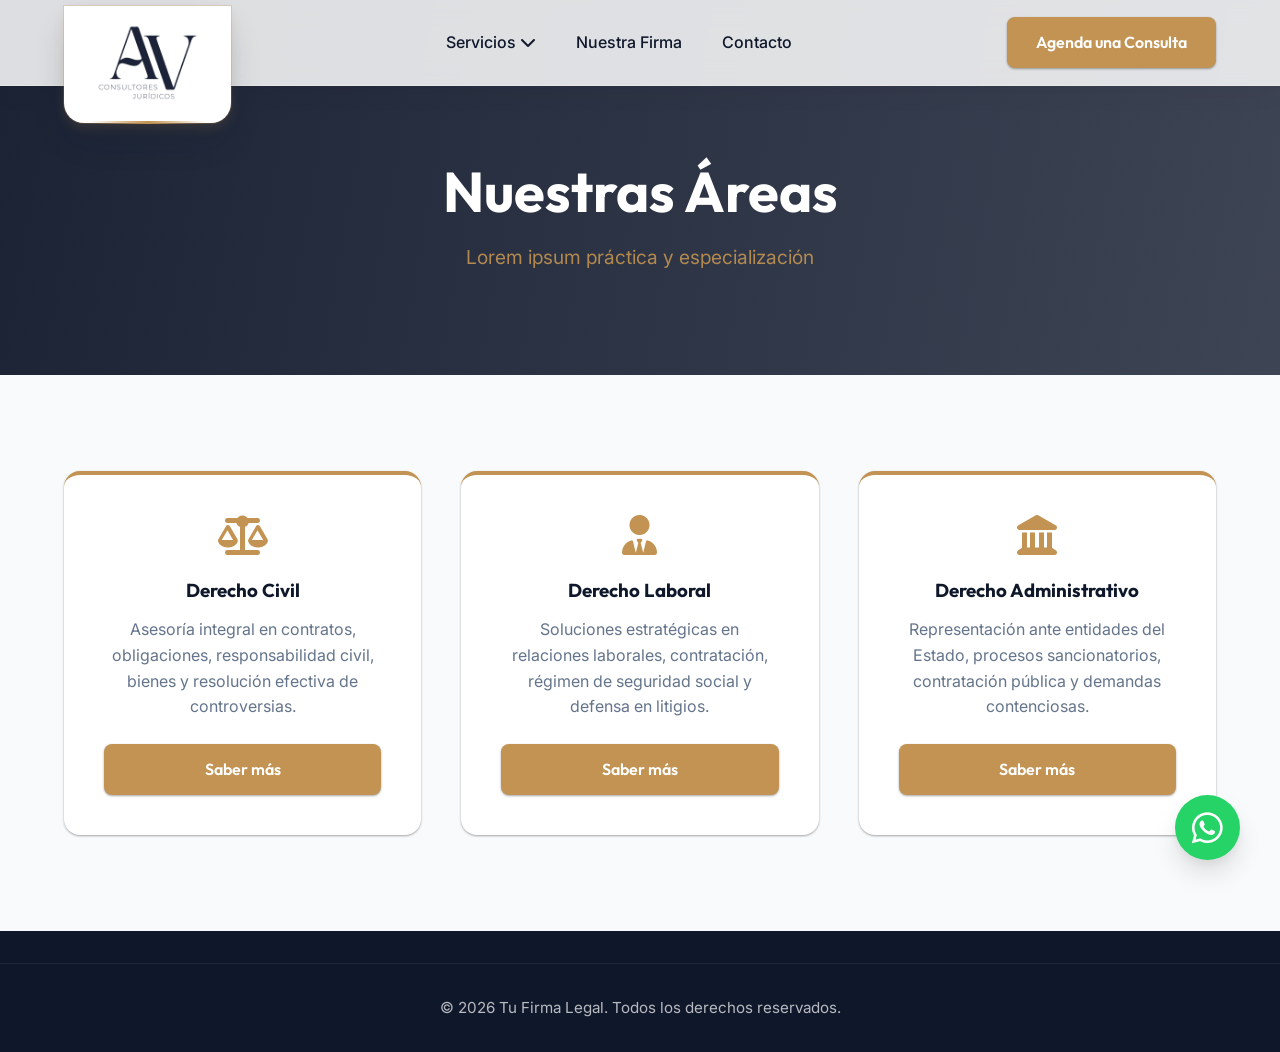
<file: servicios/index.html>
<!DOCTYPE html>
<html lang="es">
<head>
    <meta charset="UTF-8">
    <meta name="viewport" content="width=device-width, initial-scale=1.0">
    <title>Título de Página | Tu Firma Legal</title>
    <link href="https://fonts.googleapis.com/css2?family=Outfit:wght@300;400;600;800&family=Inter:wght@400;500;600&display=swap" rel="stylesheet">
    <link rel="stylesheet" href="https://cdnjs.cloudflare.com/ajax/libs/font-awesome/6.4.0/css/all.min.css">
    <link rel="stylesheet" href="../styles.css">
    <style>
        .inner-hero {
            background: linear-gradient(100deg, rgba(15, 23, 42, 0.95) 0%, rgba(15, 23, 42, 0.8) 100%), url('https://images.unsplash.com/photo-1589829085413-56de8ae18c73?q=80&w=2000&auto=format&fit=crop') center/cover;
            padding: 160px 0 100px;
            color: white;
            text-align: center;
        }
        .hero-title { font-size: 3.5rem; margin-bottom: 1rem; }
        .hero-subtitle { font-size: 1.2rem; opacity: 0.9; color: var(--color-accent); }
        
        /* Layout specific styles */
        .content-section { padding: var(--section-padding); }
        .grid-2-cols { display: grid; grid-template-columns: 1fr 1fr; gap: 4rem; align-items: center; }
        .grid-3-cols { display: grid; grid-template-columns: repeat(auto-fit, minmax(300px, 1fr)); gap: 2.5rem; }
        .grid-layout { display: grid; grid-template-columns: 2.5fr 1fr; gap: 4rem; }
        
        /* Cards & Features */
        .feature-card { background: var(--color-bg-white); padding: 2.5rem; border-radius: var(--radius-lg); box-shadow: var(--shadow-sm); border-top: 4px solid var(--color-accent); transition: var(--transition); height: 100%;}
        .feature-card:hover { transform: translateY(-5px); box-shadow: var(--shadow-lg); }
        .feature-icon { font-size: 2.5rem; color: var(--color-accent); margin-bottom: 1.5rem; }
        
        /* Blog Cards */
        .blog-card { background: var(--color-bg-white); border-radius: var(--radius-lg); overflow: hidden; box-shadow: var(--shadow-md); height: 100%;}
        .blog-img { width: 100%; height: 250px; object-fit: cover; }
        .blog-content { padding: 2rem; }
        .blog-date { color: var(--color-accent); font-size: 0.9rem; font-weight: 600; margin-bottom: 0.5rem; display: block; }
        
        /* Forms */
        .contact-form { display: flex; flex-direction: column; gap: 1.5rem; background: var(--color-bg-white); padding: 3rem; border-radius: var(--radius-lg); box-shadow: var(--shadow-md); }
        .form-group input, .form-group textarea { width: 100%; padding: 1rem; border: 1px solid #e2e8f0; border-radius: var(--radius-md); font-family: var(--font-body); }
        
        /* Sidebar */
        .sidebar { background: #f8fafc; padding: 2.5rem; border-radius: 12px; border: 1px solid #e2e8f0; position: sticky; top: 100px; text-align: center; height: fit-content; }
        .sidebar-icon { font-size: 3.5rem; color: var(--color-accent); margin-bottom: 1.5rem; }
        
        @media (max-width: 992px) {
            .grid-2-cols, .grid-layout { grid-template-columns: 1fr; }
            .sidebar { position: static; }
        }
    </style>
</head>
<body>    <header id="main-header" class="glass-header">
        <div class="container header-container">
            <a href="../index.html" class="logo">
                <img src="../img/logo-abogados.png" alt="AV Consultores Jurídicos" class="logo-img">
            </a>
            <nav class="main-nav">
                <ul class="nav-list">
                    <li class="nav-item has-dropdown">
                        <a href="../servicios/index.html">Servicios <i class="fas fa-chevron-down"></i></a>
                        <ul class="dropdown">
                            <li><a href="../servicios/derecho-civil/index.html">Derecho Civil</a></li>
                            <li><a href="../servicios/derecho-laboral/index.html">Derecho Laboral</a></li>
                            <li><a href="../servicios/derecho-administrativo/index.html">Derecho Administrativo</a></li>
                        </ul>
                    </li>
                    <li class="nav-item"><a href="../nuestra-firma/index.html">Nuestra Firma</a></li>
                    <li class="nav-item"><a href="../contacto/index.html">Contacto</a></li>
                </ul>
            </nav>
            <div class="header-actions">
                <a href="../contacto/index.html" class="btn btn-primary cta-agenda">Agenda una Consulta</a>
            </div>
            <button class="mobile-menu-btn" aria-label="Abrir menÃº"><i class="fas fa-bars"></i></button>
        </div>
    </header>    <section class="inner-hero">
        <div class="container">
            <h1 class="hero-title">Nuestras Áreas</h1>
            <p class="hero-subtitle">Lorem ipsum práctica y especialización</p>
        </div>
    </section>

    <section class="content-section" style="background: var(--color-bg-light);">
        <div class="container">
            <div class="grid-3-cols">
                <div class="feature-card text-center">
                    <i class="fas fa-scale-balanced feature-icon"></i>
                    <h3>Derecho Civil</h3>
                    <p style="margin: 1rem 0 1.5rem; color: var(--color-text-muted);">Asesoría integral en contratos, obligaciones, responsabilidad civil, bienes y resolución efectiva de controversias.</p>
                    <a href="derecho-civil/index.html" class="btn btn-primary" style="width:100%;">Saber más</a>
                </div>
                <div class="feature-card text-center">
                    <i class="fas fa-user-tie feature-icon"></i>
                    <h3>Derecho Laboral</h3>
                    <p style="margin: 1rem 0 1.5rem; color: var(--color-text-muted);">Soluciones estratégicas en relaciones laborales, contratación, régimen de seguridad social y defensa en litigios.</p>
                    <a href="derecho-laboral/index.html" class="btn btn-primary" style="width:100%;">Saber más</a>
                </div>
                <div class="feature-card text-center">
                    <i class="fas fa-landmark feature-icon"></i>
                    <h3>Derecho Administrativo</h3>
                    <p style="margin: 1rem 0 1.5rem; color: var(--color-text-muted);">Representación ante entidades del Estado, procesos sancionatorios, contratación pública y demandas contenciosas.</p>
                    <a href="derecho-administrativo/index.html" class="btn btn-primary" style="width:100%;">Saber más</a>
                </div>
            </div>
        </div>
    </section>    <!-- FOOTER -->
    <footer class="main-footer dark-bg" style="padding: 2rem 0 0;">
        <div class="footer-bottom">
            <div class="container">
                <p>&copy; 2026 Tu Firma Legal. Todos los derechos reservados.</p>
            
            </div>
        </div>
    </footer>
    
    <!-- WIDGETS -->
    <a href="https://wa.me/570000000000" class="whatsapp-float" target="_blank" rel="noopener">
        <i class="fab fa-whatsapp"></i>
    </a>
    <script src="../main.js"></script>
</body>
</html>
</file>
<file: styles.css>
/* =========================================
   DESIGN SYSTEM & TOKENS
   ========================================= */
:root {
    /* Premium Color Palette */
    --color-primary: #0f172a; /* Deep Navy Blue */
    --color-primary-light: #1e293b;
    --color-accent: #c29352; /* Elegant Gold */
    --color-accent-hover: #a37a43;
    --color-text-main: #334155;
    --color-text-muted: #64748b;
    --color-bg-light: #f8fafc;
    --color-bg-white: #ffffff;
    --color-whatsapp: #25d366;
    
    /* Modern Typography */
    --font-heading: 'Outfit', sans-serif;
    --font-body: 'Inter', sans-serif;
    
    /* Layout */
    --container-width: 1200px;
    --section-padding: 6rem 0;
    
    /* Shadow & Effects */
    --shadow-sm: 0 1px 3px rgba(0,0,0,0.12), 0 1px 2px rgba(0,0,0,0.24);
    --shadow-md: 0 10px 20px rgba(0,0,0,0.05), 0 6px 6px rgba(0,0,0,0.07);
    --shadow-lg: 0 15px 25px rgba(0,0,0,0.1), 0 5px 10px rgba(0,0,0,0.05);
    --radius-md: 8px;
    --radius-lg: 16px;
    --transition: all 0.3s cubic-bezier(0.25, 0.8, 0.25, 1);
}

/* =========================================
   RESET & BASE STYLES
   ========================================= */
* {
    margin: 0;
    padding: 0;
    box-sizing: border-box;
}

html {
    scroll-behavior: smooth;
}

body {
    font-family: var(--font-body);
    color: var(--color-text-main);
    background-color: var(--color-bg-light);
    line-height: 1.6;
    overflow-x: hidden;
}

h1, h2, h3, h4, h5, h6 {
    font-family: var(--font-heading);
    color: var(--color-primary);
    line-height: 1.2;
}

a {
    text-decoration: none;
    color: inherit;
    transition: var(--transition);
}

a:focus-visible,
button:focus-visible,
input:focus-visible,
textarea:focus-visible {
    outline: 2px solid var(--color-accent);
    outline-offset: 3px;
}

.skip-link {
    position: absolute;
    top: 0;
    left: 1rem;
    z-index: 2000;
    background: var(--color-accent);
    color: #fff;
    padding: 0.75rem 1.25rem;
    border-radius: 0 0 var(--radius-md) var(--radius-md);
    transform: translateY(-120%);
    font-weight: 600;
}

.skip-link:focus {
    transform: translateY(0);
}

ul {
    list-style: none;
}

.container {
    max-width: var(--container-width);
    margin: 0 auto;
    padding: 0 1.5rem;
}

.section-padding {
    padding: var(--section-padding);
}

.text-center {
    text-align: center;
}

.text-accent {
    color: var(--color-accent) !important;
}

/* =========================================
   BUTTONS
   ========================================= */
.skip-link {
    position: absolute;
    left: 1rem;
    top: -100px;
    z-index: 2000;
    background: var(--color-accent);
    color: var(--color-bg-white);
    padding: 0.75rem 1.25rem;
    border-radius: var(--radius-md);
    font-weight: 600;
}

.skip-link:focus {
    top: 1rem;
}

:focus-visible {
    outline: 2px solid var(--color-accent);
    outline-offset: 3px;
}

.btn {
    display: inline-flex;
    align-items: center;
    justify-content: center;
    padding: 0.8rem 1.8rem;
    border-radius: var(--radius-md);
    font-weight: 600;
    font-family: var(--font-heading);
    cursor: pointer;
    transition: var(--transition);
    border: none;
    text-align: center;
}

.btn:disabled {
    opacity: 0.7;
    cursor: not-allowed;
    transform: none;
    box-shadow: none;
}

.btn-primary {
    background-color: var(--color-accent);
    color: var(--color-bg-white);
    box-shadow: var(--shadow-sm);
}

.btn-primary:hover {
    background-color: var(--color-accent-hover);
    transform: translateY(-2px);
    box-shadow: var(--shadow-md);
}

.btn-secondary {
    background-color: transparent;
    color: var(--color-bg-white);
    border: 2px solid var(--color-bg-white);
}

.btn-secondary:hover {
    background-color: var(--color-bg-white);
    color: var(--color-primary);
}

.btn-lg {
    padding: 1.2rem 2.5rem;
    font-size: 1.1rem;
}

/* =========================================
   HEADER & NAVIGATION
   ========================================= */
.glass-header {
    position: fixed;
    top: 0;
    left: 0;
    width: 100%;
    z-index: 1000;
    background: rgba(255, 255, 255, 0.85);
    backdrop-filter: blur(12px);
    -webkit-backdrop-filter: blur(12px);
    border-bottom: 1px solid rgba(255, 255, 255, 0.2);
    box-shadow: 0 4px 30px rgba(0, 0, 0, 0.05);
    transition: var(--transition);
}

.header-container {
    display: flex;
    justify-content: space-between;
    align-items: center;
    height: 85px;
}

.logo {
    display: flex;
    align-items: center;
    flex-shrink: 0;
    position: relative;
    z-index: 1002;
}

/* Insignia / Badge flotante sobrepuesta en el menú */
.header-container .logo {
    padding: 0.85rem 1.6rem 1.15rem;
    background: #ffffff;
    border-radius: 0 0 20px 20px;
    box-shadow: 0 18px 36px -6px rgba(15, 23, 42, 0.20), 
                0 6px 14px -2px rgba(194, 147, 82, 0.22),
                0 0 0 1px rgba(194, 147, 82, 0.25);
    transform: translateY(22px);
    transition: all 0.35s cubic-bezier(0.16, 1, 0.3, 1);
}

.header-container .logo::after {
    content: '';
    position: absolute;
    bottom: -1px;
    left: 15%;
    right: 15%;
    height: 3.5px;
    background: linear-gradient(90deg, transparent, var(--color-accent), transparent);
    border-radius: 3px;
}

.header-container .logo:hover {
    transform: translateY(26px);
    box-shadow: 0 22px 42px -6px rgba(15, 23, 42, 0.25), 
                0 8px 18px -2px rgba(194, 147, 82, 0.32),
                0 0 0 1px rgba(194, 147, 82, 0.48);
}

.header-container .logo .logo-img {
    height: 85px;
    max-width: 280px;
    transition: transform 0.3s ease;
}

.header-container .logo:hover .logo-img {
    transform: scale(1.025);
}

/* Al hacer scroll el menú se compacta manteniendo presencia */
.glass-header.scrolled .header-container .logo {
    transform: translateY(14px);
    padding: 0.6rem 1.3rem 0.85rem;
}

.glass-header.scrolled .header-container .logo .logo-img {
    height: 65px;
}

.logo-img {
    display: block;
    height: 52px;
    width: auto;
    max-width: 200px;
    object-fit: contain;
}

.footer-logo {
    background: transparent !important;
    box-shadow: none !important;
    transform: none !important;
    padding: 0 !important;
}

.footer-logo .logo-img {
    filter: brightness(0) invert(1);
    opacity: 0.92;
    height: 60px;
}

/* Placeholder shown when no logo image is set */
.logo-placeholder {
    display: flex;
    align-items: center;
    justify-content: center;
    height: 52px;
    width: 180px;
    border: 2px dashed rgba(194, 147, 82, 0.5);
    border-radius: var(--radius-md);
    background: rgba(194, 147, 82, 0.05);
    color: var(--color-accent);
    font-family: var(--font-heading);
    font-size: 0.75rem;
    font-weight: 600;
    letter-spacing: 2px;
    text-transform: uppercase;
    gap: 0.4rem;
}

.logo-mark {
    display: flex;
    flex-direction: column;
    gap: 0.2rem;
    line-height: 1;
}

.logo-mark-name {
    font-family: var(--font-heading);
    font-weight: 800;
    font-size: 1.15rem;
    letter-spacing: 0.06em;
    color: var(--color-primary);
}

.logo-mark-tag {
    font-size: 0.62rem;
    letter-spacing: 0.28em;
    color: var(--color-accent);
    font-weight: 600;
}

.footer-logo .logo-mark-name {
    color: var(--color-bg-white);
}

.glass-header.scrolled {
    background: rgba(255, 255, 255, 0.96);
    box-shadow: 0 10px 30px rgba(0,0,0,0.08);
}

.glass-header.scrolled .header-container {
    height: 72px;
}

.nav-list {
    display: flex;
    gap: 2.5rem;
}

.nav-item > a {
    font-weight: 500;
    color: var(--color-primary);
    font-size: 1rem;
    padding: 0.5rem 0;
    position: relative;
}

.nav-item > a::after {
    content: '';
    position: absolute;
    bottom: -2px;
    left: 0;
    width: 0;
    height: 2px;
    background-color: var(--color-accent);
    transition: var(--transition);
}

.nav-item > a:hover::after,
.nav-item.is-current > a::after {
    width: 100%;
}

.nav-item.is-current > a {
    color: var(--color-accent);
}

/* Dropdown Submenu */
.has-dropdown {
    position: relative;
}

.dropdown {
    position: absolute;
    top: calc(100% + 15px);
    left: -20px;
    background: var(--color-bg-white);
    min-width: 250px;
    box-shadow: var(--shadow-lg);
    border-radius: var(--radius-md);
    opacity: 0;
    visibility: hidden;
    transform: translateY(15px);
    transition: var(--transition);
    padding: 1rem 0;
    border: 1px solid rgba(0,0,0,0.05);
}

.has-dropdown:hover .dropdown {
    opacity: 1;
    visibility: visible;
    transform: translateY(0);
}

.dropdown li a {
    display: block;
    padding: 0.7rem 1.5rem;
    color: var(--color-text-main);
    font-size: 0.95rem;
    transition: 0.2s ease;
}

.dropdown li a:hover {
    background-color: var(--color-bg-light);
    color: var(--color-accent);
    padding-left: 2rem;
}

.mobile-menu-btn {
    display: none;
    background: none;
    border: none;
    font-size: 1.8rem;
    color: var(--color-primary);
    cursor: pointer;
}

/* =========================================
   HERO SECTION
   ========================================= */
.hero-section {
    position: relative;
    height: 100vh;
    min-height: 700px;
    display: flex;
    align-items: center;
    background: url('https://images.unsplash.com/photo-1486406146926-c627a92ad1ab?q=80&w=2070&auto=format&fit=crop') center/cover no-repeat;
}

.hero-overlay {
    position: absolute;
    inset: 0;
    background: linear-gradient(100deg, rgba(15, 23, 42, 0.95) 0%, rgba(15, 23, 42, 0.8) 50%, rgba(15, 23, 42, 0.4) 100%);
}

.hero-content {
    position: relative;
    z-index: 10;
    width: 100%;
}

.hero-text-box {
    max-width: 700px;
    color: var(--color-bg-white);
    animation: fadeInUp 1.2s cubic-bezier(0.2, 0.8, 0.2, 1);
}

.badge {
    display: inline-block;
    background: rgba(194, 147, 82, 0.15);
    color: var(--color-accent);
    padding: 0.6rem 1.2rem;
    border-radius: 50px;
    font-size: 0.9rem;
    font-weight: 600;
    margin-bottom: 2rem;
    border: 1px solid rgba(194, 147, 82, 0.3);
    backdrop-filter: blur(8px);
    text-transform: uppercase;
    letter-spacing: 1px;
}

.hero-title {
    font-size: clamp(2.4rem, 5vw, 4rem);
    color: var(--color-bg-white);
    margin-bottom: 1.5rem;
    line-height: 1.15;
}

.hero-subtitle {
    font-size: 1.2rem;
    margin-bottom: 3rem;
    opacity: 0.9;
    max-width: 600px;
    line-height: 1.8;
}

.hero-buttons {
    display: flex;
    gap: 1.5rem;
}

/* =========================================
   RULES SECTION - BENTO MODULAR DESIGN
   ========================================= */
.rules-section {
    background: radial-gradient(ellipse at 50% -10%, rgba(194, 147, 82, 0.07) 0%, rgba(248, 250, 252, 0.4) 60%, var(--color-bg-white) 100%);
    border-bottom: 1px solid rgba(0, 0, 0, 0.05);
    position: relative;
    overflow: hidden;
}

.rules-section::before {
    content: '';
    position: absolute;
    width: 600px;
    height: 600px;
    top: 10%;
    right: -200px;
    background: radial-gradient(circle, rgba(194, 147, 82, 0.04) 0%, transparent 70%);
    border-radius: 50%;
    pointer-events: none;
}

/* Luxury Header for Rules */
.rules-header {
    text-align: center;
    max-width: 820px;
    margin: 0 auto 3.5rem;
    position: relative;
}

.rules-header-glow {
    position: absolute;
    top: 40%;
    left: 50%;
    transform: translate(-50%, -50%);
    width: 380px;
    height: 180px;
    background: radial-gradient(ellipse, rgba(194, 147, 82, 0.16) 0%, transparent 70%);
    filter: blur(40px);
    pointer-events: none;
    z-index: 0;
}

.rules-badge {
    display: inline-flex;
    align-items: center;
    gap: 0.65rem;
    padding: 0.55rem 1.35rem;
    border-radius: 50px;
    background: rgba(255, 255, 255, 0.9);
    border: 1px solid rgba(194, 147, 82, 0.35);
    box-shadow: 0 4px 15px rgba(194, 147, 82, 0.12), inset 0 1px 0 rgba(255, 255, 255, 0.9);
    backdrop-filter: blur(10px);
    -webkit-backdrop-filter: blur(10px);
    font-size: 0.85rem;
    font-weight: 700;
    text-transform: uppercase;
    letter-spacing: 1.5px;
    color: var(--color-accent);
    margin-bottom: 1.4rem;
    position: relative;
    z-index: 1;
    transition: var(--transition);
}

.rules-badge:hover {
    transform: translateY(-2px);
    border-color: var(--color-accent);
    box-shadow: 0 6px 22px rgba(194, 147, 82, 0.22);
}

.pulse-dot {
    width: 8px;
    height: 8px;
    background-color: var(--color-accent);
    border-radius: 50%;
    position: relative;
    display: block;
    align-self: center;
    transform: translateY(-1px);
}

.pulse-dot::after {
    content: '';
    position: absolute;
    top: -4px;
    left: -4px;
    width: 16px;
    height: 16px;
    border-radius: 50%;
    border: 2px solid var(--color-accent);
    animation: radarPulse 2s infinite ease-out;
}

@keyframes radarPulse {
    0% { transform: scale(0.5); opacity: 1; }
    100% { transform: scale(1.8); opacity: 0; }
}

.rules-title {
    font-family: var(--font-heading);
    font-size: clamp(2.4rem, 4.5vw, 3.4rem);
    font-weight: 800;
    color: var(--color-primary);
    line-height: 1.15;
    letter-spacing: -0.5px;
    margin-bottom: 1.25rem;
    position: relative;
    z-index: 1;
}

.rules-title .title-accent {
    background: linear-gradient(135deg, #c29352 0%, #e0bc87 50%, #9e7436 100%);
    -webkit-background-clip: text;
    -webkit-text-fill-color: transparent;
    position: relative;
    display: inline-block;
}

.rules-divider {
    display: flex;
    align-items: center;
    justify-content: center;
    gap: 1.25rem;
    margin: 1.2rem auto 1.8rem;
    max-width: 280px;
    position: relative;
    z-index: 1;
}

.rules-divider-line {
    flex: 1;
    height: 1.5px;
    background: linear-gradient(90deg, transparent, rgba(194, 147, 82, 0.6));
}

.rules-divider-line:last-child {
    background: linear-gradient(90deg, rgba(194, 147, 82, 0.6), transparent);
}

.rules-divider-icon {
    width: 32px;
    height: 32px;
    border-radius: 50%;
    background: rgba(194, 147, 82, 0.12);
    border: 1px solid rgba(194, 147, 82, 0.35);
    display: flex;
    align-items: center;
    justify-content: center;
    color: var(--color-accent);
    font-size: 0.85rem;
    transform: rotate(45deg);
    transition: var(--transition);
}

.rules-divider-icon i {
    transform: rotate(-45deg);
}

.rules-divider:hover .rules-divider-icon {
    transform: rotate(225deg);
    background: var(--color-accent);
    color: #fff;
}

.rules-intro-card {
    position: relative;
    z-index: 1;
}

.rules-intro {
    font-size: 1.15rem;
    color: var(--color-text-main);
    line-height: 1.75;
    max-width: 680px;
    margin: 0 auto 1.6rem;
    font-weight: 450;
}

.rules-trust-pills {
    display: flex;
    flex-wrap: wrap;
    align-items: center;
    justify-content: center;
    gap: 0.75rem;
}

.rules-trust-pill {
    display: inline-flex;
    align-items: center;
    gap: 0.5rem;
    padding: 0.45rem 1.1rem;
    background: rgba(255, 255, 255, 0.9);
    border: 1px solid rgba(15, 23, 42, 0.08);
    border-radius: 50px;
    font-size: 0.82rem;
    font-weight: 600;
    color: var(--color-text-muted);
    box-shadow: 0 2px 8px rgba(0, 0, 0, 0.02);
    transition: var(--transition);
}

.rules-trust-pill i {
    color: var(--color-accent);
    font-size: 0.9rem;
}

.rules-trust-pill:hover {
    border-color: rgba(194, 147, 82, 0.45);
    color: var(--color-primary);
    transform: translateY(-2px);
    box-shadow: 0 4px 12px rgba(194, 147, 82, 0.15);
}

.badge-light {
    background: rgba(194, 147, 82, 0.12);
    color: var(--color-accent);
    border: 1px solid rgba(194, 147, 82, 0.25);
    display: inline-flex;
    align-items: center;
    gap: 0.5rem;
}

.rules-bento {
    display: grid;
    grid-template-columns: repeat(3, 1fr);
    gap: 1.75rem;
    margin-top: 2rem;
}

.rule-card {
    background: var(--color-bg-white);
    border-radius: 22px;
    padding: 2.2rem 2rem;
    position: relative;
    border: 1px solid rgba(15, 23, 42, 0.07);
    box-shadow: 0 4px 20px -2px rgba(15, 23, 42, 0.03);
    transition: all 0.35s cubic-bezier(0.2, 0.8, 0.2, 1);
    display: flex;
    flex-direction: column;
    overflow: hidden;
}

.rule-card:hover {
    transform: translateY(-7px);
    box-shadow: 0 20px 40px -10px rgba(15, 23, 42, 0.08), 0 0 0 1px rgba(194, 147, 82, 0.35);
}

.bento-wide {
    grid-column: span 2;
}

.bento-featured {
    background: linear-gradient(135deg, #090e1a 0%, #0f172a 50%, #1e293b 100%);
    color: #ffffff;
    border: 1px solid rgba(194, 147, 82, 0.3);
    box-shadow: 0 15px 35px -5px rgba(15, 23, 42, 0.25);
}

.bento-featured:hover {
    transform: translateY(-7px);
    box-shadow: 0 25px 50px -10px rgba(0, 0, 0, 0.45), 0 0 0 1px rgba(194, 147, 82, 0.55);
}

.bento-featured::after {
    content: '';
    position: absolute;
    top: -60px;
    right: -60px;
    width: 200px;
    height: 200px;
    background: radial-gradient(circle, rgba(194, 147, 82, 0.2) 0%, transparent 70%);
    border-radius: 50%;
    pointer-events: none;
}

.rule-card-header {
    display: flex;
    align-items: center;
    justify-content: space-between;
    margin-bottom: 1.5rem;
}

.rule-chip {
    display: inline-flex;
    align-items: center;
    gap: 0.4rem;
    padding: 0.35rem 0.85rem;
    border-radius: 100px;
    font-size: 0.75rem;
    font-weight: 700;
    text-transform: uppercase;
    letter-spacing: 0.06em;
    background: rgba(15, 23, 42, 0.04);
    color: var(--color-text-muted);
    border: 1px solid rgba(15, 23, 42, 0.06);
}

.chip-gold {
    background: rgba(194, 147, 82, 0.18);
    color: #e2be88;
    border: 1px solid rgba(194, 147, 82, 0.35);
}

.bento-number {
    font-family: var(--font-heading);
    font-size: 3.2rem;
    font-weight: 900;
    line-height: 1;
    position: absolute;
    top: 1.2rem;
    right: 1.5rem;
    pointer-events: none;
    color: rgba(15, 23, 42, 0.04);
    transition: all 0.35s ease;
}

.rule-card:hover .bento-number {
    color: rgba(194, 147, 82, 0.2);
    transform: translateY(-2px) scale(1.05);
}

.bento-featured .bento-number {
    color: rgba(255, 255, 255, 0.05);
}

.bento-featured:hover .bento-number {
    color: rgba(194, 147, 82, 0.28);
}

.rule-icon-box {
    width: 56px;
    height: 56px;
    border-radius: 16px;
    display: inline-flex;
    align-items: center;
    justify-content: center;
    font-size: 1.4rem;
    margin-bottom: 1.25rem;
    background: rgba(194, 147, 82, 0.1);
    color: var(--color-accent);
    border: 1px solid rgba(194, 147, 82, 0.2);
    transition: var(--transition);
}

.rule-card:hover .rule-icon-box {
    background: var(--color-accent);
    color: #ffffff;
    box-shadow: 0 8px 20px rgba(194, 147, 82, 0.35);
    transform: rotate(5deg) scale(1.05);
}

.bento-featured .rule-icon-box {
    background: rgba(194, 147, 82, 0.18);
    color: #e2be88;
    border: 1px solid rgba(194, 147, 82, 0.35);
}

.bento-featured:hover .rule-icon-box {
    background: #d4af37;
    color: #0f172a;
    box-shadow: 0 8px 25px rgba(212, 175, 55, 0.4);
}

.rule-card-content {
    flex-grow: 1;
    display: flex;
    flex-direction: column;
}

.rule-card h3 {
    font-size: 1.3rem;
    margin-bottom: 0.65rem;
    color: var(--color-primary);
    font-weight: 700;
}

.bento-featured h3 {
    font-size: 1.5rem;
    color: #ffffff;
}

.rule-card p {
    color: var(--color-text-main);
    font-size: 0.98rem;
    line-height: 1.65;
    margin-bottom: 1.25rem;
}

.bento-featured p {
    color: #cbd5e1;
    font-size: 1.05rem;
    line-height: 1.7;
}

.bento-featured-highlight {
    display: flex;
    align-items: center;
    gap: 0.85rem;
    background: rgba(255, 255, 255, 0.06);
    border: 1px solid rgba(194, 147, 82, 0.28);
    padding: 0.85rem 1.25rem;
    border-radius: 12px;
    font-size: 0.9rem;
    color: #e2e8f0;
    margin-bottom: 1.25rem;
}

.bento-featured-highlight i {
    color: var(--color-accent);
    font-size: 1.15rem;
    flex-shrink: 0;
}

.rule-status-pill {
    display: inline-flex;
    align-items: center;
    gap: 0.5rem;
    font-size: 0.82rem;
    font-weight: 600;
    padding: 0.45rem 0.9rem;
    border-radius: 8px;
    margin-top: auto;
    background: rgba(15, 23, 42, 0.03);
    color: var(--color-text-muted);
    border-left: 3px solid var(--color-accent);
}

.bento-featured .rule-status-pill {
    background: rgba(255, 255, 255, 0.06);
    color: #94a3b8;
    border-left: 3px solid #e2be88;
}

/* Modular Action Card */
.rules-action-card {
    margin-top: 2.75rem;
    background: linear-gradient(135deg, rgba(255, 255, 255, 0.95) 0%, rgba(248, 250, 252, 0.95) 100%);
    border: 1px solid rgba(194, 147, 82, 0.28);
    box-shadow: 0 10px 30px -5px rgba(15, 23, 42, 0.05);
    border-radius: 20px;
    padding: 1.75rem 2.25rem;
    display: flex;
    align-items: center;
    justify-content: space-between;
    gap: 2rem;
    position: relative;
    overflow: hidden;
}

.rules-action-card::before {
    content: '';
    position: absolute;
    top: 0;
    left: 0;
    width: 5px;
    height: 100%;
    background: linear-gradient(180deg, var(--color-accent) 0%, #e0bc87 100%);
}

.rules-action-info {
    display: flex;
    align-items: center;
    gap: 1.25rem;
}

.rules-action-icon {
    width: 54px;
    height: 54px;
    border-radius: 14px;
    background: rgba(194, 147, 82, 0.12);
    color: var(--color-accent);
    display: flex;
    align-items: center;
    justify-content: center;
    font-size: 1.5rem;
    flex-shrink: 0;
}

.rules-action-text h4 {
    font-size: 1.15rem;
    margin-bottom: 0.25rem;
    color: var(--color-primary);
}

.rules-action-text p {
    color: var(--color-text-muted);
    font-size: 0.92rem;
    margin: 0;
}

.rules-action-btn {
    white-space: nowrap;
    gap: 0.6rem;
    padding: 0.9rem 1.8rem;
    flex-shrink: 0;
}

/* =========================================
   SERVICES PORTFOLIO - EDITORIAL SHOWCASE
   ========================================= */
.services-section {
    background: linear-gradient(180deg, #f8fafc 0%, #ffffff 50%, #f8fafc 100%);
    position: relative;
    overflow: hidden;
}

.services-showcase-layout {
    display: grid;
    grid-template-columns: 380px 1fr;
    gap: 3.5rem;
    align-items: start;
    margin-top: 1rem;
}

/* Left Sticky Sidebar */
.services-sticky-sidebar {
    position: sticky;
    top: 110px;
    display: flex;
    flex-direction: column;
    gap: 1.5rem;
}

.services-left-intro {
    font-size: 1.08rem;
    color: var(--color-text-main);
    line-height: 1.75;
    margin: 0;
}

.services-left-pillars {
    display: flex;
    flex-direction: column;
    gap: 0.85rem;
    padding: 1.25rem 0;
    border-top: 1px solid rgba(15, 23, 42, 0.08);
    border-bottom: 1px solid rgba(15, 23, 42, 0.08);
}

.pillar-item {
    display: flex;
    align-items: center;
    gap: 0.75rem;
    font-size: 0.92rem;
    font-weight: 600;
    color: var(--color-primary);
}

.pillar-item i {
    color: var(--color-accent);
    font-size: 1.05rem;
    flex-shrink: 0;
}

.services-cta-box {
    background: linear-gradient(135deg, #0f172a 0%, #1e293b 100%);
    color: #ffffff;
    padding: 1.85rem 1.6rem;
    border-radius: 20px;
    border: 1px solid rgba(194, 147, 82, 0.3);
    box-shadow: 0 15px 35px -5px rgba(15, 23, 42, 0.2);
    position: relative;
    overflow: hidden;
}

.services-cta-box::before {
    content: '';
    position: absolute;
    top: -40px;
    right: -40px;
    width: 120px;
    height: 120px;
    background: radial-gradient(circle, rgba(194, 147, 82, 0.25) 0%, transparent 70%);
    border-radius: 50%;
    pointer-events: none;
}

.services-cta-box h4 {
    color: #ffffff;
    font-size: 1.15rem;
    margin-bottom: 0.5rem;
}

.services-cta-box p {
    color: #94a3b8;
    font-size: 0.88rem;
    line-height: 1.6;
    margin-bottom: 1.25rem;
}

/* Right Column - Horizontal Executive Cards */
.services-cards-stack {
    display: flex;
    flex-direction: column;
    gap: 1.4rem;
}

.service-row-card {
    background: var(--color-bg-white);
    border-radius: 20px;
    padding: 1.85rem 2.25rem;
    border: 1px solid rgba(15, 23, 42, 0.08);
    box-shadow: 0 4px 20px -2px rgba(15, 23, 42, 0.04);
    display: grid;
    grid-template-columns: auto 1fr auto;
    align-items: center;
    gap: 1.8rem;
    position: relative;
    overflow: hidden;
    transition: all 0.35s cubic-bezier(0.2, 0.8, 0.2, 1);
}

.service-row-card::before {
    content: '';
    position: absolute;
    top: 0;
    left: 0;
    width: 4px;
    height: 100%;
    background: var(--color-accent);
    opacity: 0;
    transition: var(--transition);
}

.service-row-card:hover {
    transform: translateX(8px);
    box-shadow: 0 15px 35px -5px rgba(15, 23, 42, 0.09), 0 0 0 1px rgba(194, 147, 82, 0.3);
    border-color: rgba(194, 147, 82, 0.35);
}

.service-row-card:hover::before {
    opacity: 1;
}

/* Card Visual Left Side */
.service-row-visual {
    display: flex;
    align-items: center;
    gap: 1.25rem;
    flex-shrink: 0;
}

.service-row-num {
    font-family: var(--font-heading);
    font-size: 1.75rem;
    font-weight: 800;
    color: rgba(15, 23, 42, 0.15);
    line-height: 1;
    min-width: 32px;
    transition: var(--transition);
}

.service-row-card:hover .service-row-num {
    color: var(--color-accent);
}

.service-row-icon {
    width: 60px;
    height: 60px;
    border-radius: 16px;
    background: rgba(194, 147, 82, 0.1);
    border: 1px solid rgba(194, 147, 82, 0.25);
    color: var(--color-accent);
    display: flex;
    align-items: center;
    justify-content: center;
    font-size: 1.5rem;
    transition: var(--transition);
    flex-shrink: 0;
}

.service-row-card:hover .service-row-icon {
    background: var(--color-accent);
    color: #ffffff;
    transform: rotate(5deg) scale(1.05);
    box-shadow: 0 8px 20px rgba(194, 147, 82, 0.35);
}

/* Card Body */
.service-row-body {
    display: flex;
    flex-direction: column;
    gap: 0.35rem;
}

.service-row-tag {
    font-size: 0.75rem;
    font-weight: 700;
    text-transform: uppercase;
    letter-spacing: 0.06em;
    color: var(--color-accent);
}

.service-row-body h3 {
    font-size: 1.35rem;
    font-weight: 700;
    color: var(--color-primary);
    margin: 0;
}

.service-row-body p {
    color: var(--color-text-main);
    font-size: 0.96rem;
    line-height: 1.6;
    margin: 0;
}

/* Card Action Button */
.service-row-action {
    flex-shrink: 0;
}

.service-row-btn {
    display: inline-flex;
    align-items: center;
    gap: 0.65rem;
    padding: 0.75rem 1.5rem;
    border-radius: 10px;
    background: rgba(194, 147, 82, 0.1);
    color: var(--color-primary);
    font-weight: 700;
    font-size: 0.9rem;
    border: 1px solid rgba(194, 147, 82, 0.25);
    transition: var(--transition);
    white-space: nowrap;
}

.service-row-btn i {
    color: var(--color-accent);
    transition: transform 0.3s ease;
}

.service-row-card:hover .service-row-btn {
    background: var(--color-accent);
    color: #ffffff;
    border-color: var(--color-accent);
    box-shadow: 0 6px 18px rgba(194, 147, 82, 0.3);
}

.service-row-card:hover .service-row-btn i {
    color: #ffffff;
    transform: translateX(5px);
}

/* =========================================
   SOBRE NOSOTROS / REGIONAL DE ABOGADOS
   ========================================= */
.dark-bg {
    background-color: var(--color-primary);
    color: var(--color-bg-white);
}

.dark-bg .section-title {
    color: var(--color-bg-white);
}

.about-section {
    background: #ffffff;
    color: var(--color-text-main);
    position: relative;
    overflow: hidden;
    border-top: 1px solid rgba(15, 23, 42, 0.08);
    border-bottom: 1px solid rgba(15, 23, 42, 0.08);
}

.about-section::before {
    content: '';
    position: absolute;
    top: -100px;
    right: -100px;
    width: 450px;
    height: 450px;
    background: radial-gradient(circle, rgba(194, 147, 82, 0.08) 0%, transparent 70%);
    border-radius: 50%;
    pointer-events: none;
}

.about-section::after {
    content: '';
    position: absolute;
    bottom: -80px;
    left: -80px;
    width: 350px;
    height: 350px;
    background: radial-gradient(circle, rgba(15, 23, 42, 0.04) 0%, transparent 70%);
    border-radius: 50%;
    pointer-events: none;
}

.about-grid {
    display: grid;
    grid-template-columns: 1.15fr 1fr;
    gap: 4.5rem;
    align-items: center;
    position: relative;
    z-index: 2;
}

.about-text-col {
    display: flex;
    flex-direction: column;
    align-items: flex-start;
}

.about-text-col .rules-badge {
    background: rgba(194, 147, 82, 0.12);
    border-color: rgba(194, 147, 82, 0.35);
    color: #92672e;
    margin-bottom: 1.25rem;
}

.about-title {
    font-family: var(--font-heading);
    font-size: clamp(2.4rem, 4.5vw, 3.4rem);
    font-weight: 800;
    color: var(--color-primary);
    line-height: 1.15;
    letter-spacing: -0.5px;
    margin-bottom: 1.5rem;
}

.about-desc {
    font-size: 1.12rem;
    line-height: 1.85;
    color: #475569;
    margin-bottom: 2.25rem;
}

/* Botón Contacto Premium en Sobre Nosotros */
.btn-about-contact {
    display: inline-flex;
    align-items: center;
    gap: 1.15rem;
    padding: 0.95rem 2rem 0.95rem 1.1rem;
    font-size: 1.05rem;
    font-weight: 700;
    letter-spacing: 0.03em;
    border-radius: 14px;
    background: linear-gradient(135deg, var(--color-accent) 0%, #a87e3f 100%);
    color: #ffffff;
    box-shadow: 0 10px 24px -4px rgba(194, 147, 82, 0.42), 
                0 2px 6px rgba(15, 23, 42, 0.08);
    transition: all 0.3s cubic-bezier(0.16, 1, 0.3, 1);
    border: 1px solid rgba(255, 255, 255, 0.2);
}

.btn-about-contact .btn-icon-wrapper {
    display: inline-flex;
    align-items: center;
    justify-content: center;
    width: 42px;
    height: 42px;
    border-radius: 10px;
    background: rgba(255, 255, 255, 0.22);
    color: #ffffff;
    font-size: 1.05rem;
    box-shadow: inset 0 1px 2px rgba(255, 255, 255, 0.3);
    transition: all 0.3s ease;
}

.btn-about-contact .btn-text {
    font-size: 1.08rem;
    letter-spacing: 0.02em;
    font-weight: 700;
}

.btn-about-contact .btn-arrow {
    font-size: 0.92rem;
    color: rgba(255, 255, 255, 0.85);
    margin-left: 0.35rem;
    transition: transform 0.3s ease;
}

.btn-about-contact:hover {
    transform: translateY(-3px) scale(1.01);
    background: linear-gradient(135deg, #ce9f5e 0%, var(--color-accent) 100%);
    box-shadow: 0 16px 32px -4px rgba(194, 147, 82, 0.52), 
                0 4px 10px rgba(15, 23, 42, 0.12);
}

.btn-about-contact:hover .btn-icon-wrapper {
    background: #ffffff;
    color: var(--color-accent);
    transform: rotate(-6deg);
}

.btn-about-contact:hover .btn-arrow {
    transform: translateX(5px);
    color: #ffffff;
}

.about-metrics-grid {
    display: grid;
    grid-template-columns: repeat(2, 1fr);
    gap: 1.5rem;
}

.about-metric-card {
    background: #f8fafc;
    border: 1px solid rgba(226, 232, 240, 0.9);
    border-radius: 20px;
    padding: 1.75rem 1.5rem;
    transition: all 0.35s ease;
    display: flex;
    flex-direction: column;
    position: relative;
    overflow: hidden;
    box-shadow: 0 4px 12px rgba(15, 23, 42, 0.04);
}

.about-metric-card::before {
    content: '';
    position: absolute;
    top: 0;
    left: 0;
    width: 4px;
    height: 100%;
    background: var(--color-accent);
    opacity: 0;
    transition: var(--transition);
}

.about-metric-card:hover {
    transform: translateY(-6px);
    background: #ffffff;
    border-color: rgba(194, 147, 82, 0.4);
    box-shadow: 0 16px 30px -6px rgba(15, 23, 42, 0.12);
}

.about-metric-card:hover::before {
    opacity: 1;
}

.about-metric-card.card-featured {
    background: linear-gradient(145deg, #ffffff 0%, rgba(248, 250, 252, 0.95) 100%);
    border-color: rgba(194, 147, 82, 0.35);
    box-shadow: 0 8px 24px -4px rgba(194, 147, 82, 0.15);
}

.about-metric-icon {
    font-size: 1.5rem;
    color: var(--color-accent);
    margin-bottom: 1rem;
}

.about-metric-value {
    font-family: var(--font-heading);
    font-size: 2.2rem;
    font-weight: 800;
    color: var(--color-primary);
    line-height: 1.1;
    margin-bottom: 0.35rem;
}

.card-featured .about-metric-value {
    color: #a37435;
}

.about-metric-label {
    font-size: 0.95rem;
    font-weight: 700;
    color: var(--color-primary);
    margin-bottom: 0.25rem;
}

.about-metric-sub {
    font-size: 0.85rem;
    color: #64748b;
    line-height: 1.45;
    margin: 0;
}

/* =========================================
   CLIENTS / TRUST SOCIAL
   ========================================= */
.marquee-container {
    overflow: hidden;
    padding: 3rem 0;
    background: var(--color-bg-white);
    border-radius: var(--radius-lg);
    box-shadow: var(--shadow-sm);
    position: relative;
}

.marquee-container::before,
.marquee-container::after {
    content: '';
    position: absolute;
    top: 0;
    width: 150px;
    height: 100%;
    z-index: 2;
}

.marquee-container::before {
    left: 0;
    background: linear-gradient(to right, white, transparent);
}

.marquee-container::after {
    right: 0;
    background: linear-gradient(to left, white, transparent);
}

.marquee-content {
    display: flex;
    width: max-content;
    animation: scroll 35s linear infinite;
}

.client-logo {
    font-family: var(--font-heading);
    font-weight: 800;
    font-size: 1.8rem;
    color: #cbd5e1;
    margin: 0 4rem;
    white-space: nowrap;
    transition: var(--transition);
    cursor: default;
}

.client-logo:hover {
    color: var(--color-text-muted);
}

@keyframes scroll {
    0% { transform: translateX(0); }
    100% { transform: translateX(-50%); }
}

/* =========================================
   FOOTER
   ========================================= */
.main-footer {
    padding: 6rem 0 0;
}

.footer-grid {
    display: grid;
    grid-template-columns: 1.6fr 1fr 1fr;
    gap: 4rem;
    margin-bottom: 4rem;
}

.footer-nav h3,
.footer-contact h3 {
    color: var(--color-bg-white);
    margin-bottom: 1.5rem;
    font-size: 1.25rem;
}

.footer-nav ul,
.footer-links {
    display: flex;
    flex-direction: column;
    gap: 0.85rem;
}

.footer-nav a:hover {
    color: var(--color-accent);
}

.footer-logo {
    margin-bottom: 2rem;
}

.footer-logo .logo-img {
    filter: brightness(0) invert(1);
}

.footer-desc {
    opacity: 0.8;
    max-width: 450px;
    font-size: 1.1rem;
}

.footer-contact h3 {
    color: var(--color-bg-white);
    margin-bottom: 2rem;
    font-size: 1.5rem;
}

.contact-list {
    display: flex;
    flex-direction: column;
    gap: 1.5rem;
}

.contact-list li {
    display: flex;
    align-items: center;
    gap: 1.2rem;
    opacity: 0.9;
    font-size: 1.05rem;
}

.contact-list i {
    color: var(--color-accent);
    font-size: 1.2rem;
}

.contact-list a:hover {
    color: var(--color-accent);
}

.footer-bottom {
    border-top: 1px solid rgba(255,255,255,0.1);
    padding: 2rem 0;
    text-align: center;
    font-size: 0.95rem;
    opacity: 0.7;
}

/* =========================================
   WIDGETS & FLOATERS
   ========================================= */
.whatsapp-float {
    position: fixed;
    bottom: 2.5rem;
    right: 2.5rem;
    background-color: var(--color-whatsapp);
    color: white;
    width: 65px;
    height: 65px;
    border-radius: 50%;
    display: flex;
    align-items: center;
    justify-content: center;
    font-size: 2.2rem;
    box-shadow: var(--shadow-lg);
    z-index: 100;
    transition: var(--transition);
}

.whatsapp-float:hover {
    transform: scale(1.1) translateY(-5px);
    background-color: #20b858;
}

.wa-tooltip {
    position: absolute;
    right: 80px;
    background: var(--color-bg-white);
    color: var(--color-text-main);
    padding: 0.6rem 1.2rem;
    border-radius: var(--radius-md);
    font-size: 0.9rem;
    font-weight: 600;
    box-shadow: var(--shadow-md);
    opacity: 0;
    visibility: hidden;
    transition: var(--transition);
    white-space: nowrap;
}

.wa-tooltip::after {
    content: '';
    position: absolute;
    top: 50%;
    right: -5px;
    transform: translateY(-50%);
    border-width: 6px 0 6px 6px;
    border-style: solid;
    border-color: transparent transparent transparent var(--color-bg-white);
}

.whatsapp-float:hover .wa-tooltip {
    opacity: 1;
    visibility: visible;
}

body.menu-open {
    overflow: hidden;
}

.mobile-drawer {
    position: fixed;
    inset: 0;
    z-index: 1100;
    pointer-events: none;
}

.mobile-drawer.is-open {
    pointer-events: auto;
}

.mobile-drawer-overlay {
    position: absolute;
    inset: 0;
    background: rgba(15, 23, 42, 0.55);
    opacity: 0;
    transition: opacity 0.3s ease;
}

.mobile-drawer.is-open .mobile-drawer-overlay {
    opacity: 1;
}

.mobile-drawer-panel {
    position: absolute;
    top: 0;
    right: 0;
    width: min(400px, 90vw);
    height: 100%;
    background: var(--color-bg-white);
    transform: translateX(100%);
    transition: transform 0.35s cubic-bezier(0.25, 0.8, 0.25, 1);
    padding: 1.25rem 1.5rem 2rem;
    overflow-y: auto;
    display: flex;
    flex-direction: column;
    gap: 1.25rem;
}

.mobile-drawer.is-open .mobile-drawer-panel {
    transform: translateX(0);
}

.mobile-drawer-top {
    display: flex;
    justify-content: space-between;
    align-items: center;
}

.mobile-drawer-close {
    background: none;
    border: none;
    font-size: 1.6rem;
    color: var(--color-primary);
    cursor: pointer;
    padding: 0.4rem;
}

.mobile-drawer .nav-list {
    display: flex;
    flex-direction: column;
    gap: 0;
}

.mobile-drawer .nav-item > a {
    display: flex;
    justify-content: space-between;
    padding: 0.9rem 0;
    border-bottom: 1px solid #e2e8f0;
}

.mobile-drawer .nav-item > a::after {
    display: none;
}

.mobile-drawer .dropdown {
    position: static;
    opacity: 1;
    visibility: visible;
    transform: none;
    box-shadow: none;
    border: none;
    min-width: 0;
    padding: 0 0 0.5rem 0.75rem;
    display: none;
}

.mobile-drawer .has-dropdown.is-expanded .dropdown {
    display: block;
}

.mobile-drawer .dropdown li a {
    padding: 0.55rem 0;
}

.mobile-drawer .dropdown li a:hover {
    padding-left: 0.5rem;
}

/* =========================================
   ANIMATIONS
   ========================================= */
@keyframes fadeInUp {
    from {
        opacity: 0;
        transform: translateY(30px);
    }
    to {
        opacity: 1;
        transform: translateY(0);
    }
}

/* =========================================
   INNER PAGES & CONTACT
   ========================================= */
.inner-hero {
    background: linear-gradient(100deg, rgba(15, 23, 42, 0.95) 0%, rgba(15, 23, 42, 0.8) 100%), url('https://images.unsplash.com/photo-1589829085413-56de8ae18c73?q=80&w=2000&auto=format&fit=crop') center/cover;
    padding: 160px 0 100px;
    color: white;
    text-align: center;
}

.inner-hero .hero-title {
    font-size: clamp(2.25rem, 5vw, 3.5rem);
    margin-bottom: 1rem;
}

.inner-hero .hero-subtitle {
    font-size: 1.2rem;
    opacity: 0.9;
    color: var(--color-accent);
    margin: 0 auto;
}

.content-section {
    padding: var(--section-padding);
}

.grid-2-cols {
    display: grid;
    grid-template-columns: 1fr 1fr;
    gap: 4rem;
    align-items: start;
}

.contact-page .grid-2-cols {
    align-items: stretch;
}

.contact-form {
    display: flex;
    flex-direction: column;
    gap: 1.25rem;
    background: var(--color-bg-white);
    padding: 2.75rem;
    border-radius: var(--radius-lg);
    box-shadow: var(--shadow-md);
    border: 1px solid rgba(0, 0, 0, 0.04);
}

.contact-form-header h2 {
    font-size: 2rem;
    color: var(--color-primary);
    margin-bottom: 0.5rem;
}

.contact-form-header p {
    color: var(--color-text-muted);
    margin-bottom: 0.5rem;
}

.form-group {
    display: flex;
    flex-direction: column;
    gap: 0.45rem;
}

.form-label {
    font-size: 0.85rem;
    font-weight: 600;
    letter-spacing: 0.04em;
    text-transform: uppercase;
    color: var(--color-primary);
}

.required-mark {
    color: var(--color-accent);
    margin-left: 0.15rem;
}

.form-control {
    width: 100%;
    padding: 0.95rem 1rem;
    border: 1px solid #e2e8f0;
    border-radius: var(--radius-md);
    font-family: var(--font-body);
    font-size: 1rem;
    color: var(--color-text-main);
    background: var(--color-bg-white);
    transition: border-color 0.2s ease, box-shadow 0.2s ease;
}

.form-control:hover {
    border-color: #cbd5e1;
}

.form-control:focus {
    outline: none;
    border-color: var(--color-accent);
    box-shadow: 0 0 0 3px rgba(194, 147, 82, 0.2);
}

.form-control.is-invalid {
    border-color: #b42318;
    box-shadow: 0 0 0 3px rgba(180, 35, 24, 0.12);
}

.form-hint,
.form-error {
    font-size: 0.85rem;
    min-height: 1.1em;
}

.form-hint {
    color: var(--color-text-muted);
}

.form-error {
    color: #b42318;
    display: none;
}

.form-group.is-invalid .form-error {
    display: block;
}

.form-consent {
    flex-direction: row;
    align-items: flex-start;
    gap: 0.75rem;
}

.form-consent input {
    margin-top: 0.3rem;
    width: 1.1rem;
    height: 1.1rem;
    accent-color: var(--color-accent);
    flex-shrink: 0;
}

.form-consent .form-label {
    text-transform: none;
    letter-spacing: 0;
    font-weight: 500;
    font-size: 0.95rem;
    line-height: 1.5;
}

.form-status {
    display: none;
    padding: 1rem 1.15rem;
    border-radius: var(--radius-md);
    font-size: 0.95rem;
    line-height: 1.5;
}

.form-status.is-visible {
    display: flex;
    align-items: flex-start;
    gap: 0.75rem;
}

.form-status.is-success {
    background: #ecfdf3;
    color: #067647;
    border: 1px solid #abefc6;
}

.form-status.is-error {
    background: #fef3f2;
    color: #b42318;
    border: 1px solid #fecdca;
}

.contact-submit {
    width: 100%;
    gap: 0.6rem;
}

.contact-submit .btn-spinner {
    display: none;
    width: 1rem;
    height: 1rem;
    border: 2px solid rgba(255, 255, 255, 0.35);
    border-top-color: white;
    border-radius: 50%;
    animation: spin 0.7s linear infinite;
}

.contact-submit.is-loading .btn-spinner {
    display: inline-block;
}

@keyframes spin {
    to { transform: rotate(360deg); }
}

.contact-info-panel {
    display: flex;
    flex-direction: column;
    gap: 1.75rem;
}

.contact-info-label {
    display: inline-block;
    background: rgba(194, 147, 82, 0.12);
    color: var(--color-accent);
    padding: 0.45rem 1.1rem;
    border-radius: 50px;
    font-size: 0.85rem;
    font-weight: 600;
    letter-spacing: 1.5px;
    text-transform: uppercase;
    border: 1px solid rgba(194, 147, 82, 0.3);
    margin-bottom: 0.75rem;
}

.contact-info-title {
    font-size: 2.2rem;
    color: var(--color-primary);
    line-height: 1.2;
    margin-bottom: 0.75rem;
}

.contact-info-divider {
    width: 55px;
    height: 4px;
    background: linear-gradient(90deg, var(--color-accent), #e0bc87);
    border-radius: 2px;
    margin-bottom: 1.25rem;
}

.contact-info-desc {
    font-size: 1.05rem;
    line-height: 1.8;
    color: var(--color-text-muted);
}

.contact-cards-list {
    display: flex;
    flex-direction: column;
    gap: 1rem;
}

.contact-card-item {
    display: flex;
    align-items: center;
    gap: 1.25rem;
    background: var(--color-bg-white);
    padding: 1.25rem 1.5rem;
    border-radius: var(--radius-lg);
    box-shadow: var(--shadow-sm);
    border: 1px solid rgba(0, 0, 0, 0.05);
    transition: var(--transition);
}

.contact-card-item:hover,
.contact-card-item:focus-within {
    transform: translateX(6px);
    box-shadow: var(--shadow-md);
    border-color: rgba(194, 147, 82, 0.25);
}

.contact-card-icon {
    flex-shrink: 0;
    width: 52px;
    height: 52px;
    background: rgba(194, 147, 82, 0.1);
    border-radius: var(--radius-md);
    display: flex;
    align-items: center;
    justify-content: center;
    font-size: 1.3rem;
    color: var(--color-accent);
    transition: var(--transition);
}

.contact-card-item:hover .contact-card-icon,
.contact-card-item:focus-within .contact-card-icon {
    background: var(--color-accent);
    color: #fff;
}

.contact-card-body {
    display: flex;
    flex-direction: column;
    gap: 0.25rem;
    min-width: 0;
}

.contact-card-label {
    font-size: 0.78rem;
    font-weight: 700;
    text-transform: uppercase;
    letter-spacing: 1.2px;
    color: var(--color-text-muted);
}

.contact-card-value {
    font-size: 1.05rem;
    font-weight: 500;
    color: var(--color-primary);
}

.contact-card-link:hover {
    color: var(--color-accent);
}

.contact-hours {
    background: var(--color-primary);
    color: var(--color-bg-white);
    padding: 1.5rem 1.75rem;
    border-radius: var(--radius-lg);
}

.contact-hours h3 {
    color: var(--color-bg-white);
    font-size: 1.1rem;
    margin-bottom: 1rem;
}

.contact-hours dl {
    display: grid;
    grid-template-columns: 1fr auto;
    gap: 0.55rem 1rem;
    font-size: 0.95rem;
}

.contact-hours dt {
    opacity: 0.8;
}

.contact-hours dd {
    font-weight: 600;
    text-align: right;
}

.grid-3-cols {
    display: grid;
    grid-template-columns: repeat(auto-fit, minmax(280px, 1fr));
    gap: 2.5rem;
}

.grid-layout {
    display: grid;
    grid-template-columns: 2.5fr 1fr;
    gap: 4rem;
}

.feature-card {
    background: var(--color-bg-white);
    padding: 2.5rem;
    border-radius: var(--radius-lg);
    box-shadow: var(--shadow-sm);
    border-top: 4px solid var(--color-accent);
    transition: var(--transition);
    height: 100%;
}

.feature-card:hover {
    transform: translateY(-5px);
    box-shadow: var(--shadow-lg);
}

.feature-icon {
    font-size: 2.5rem;
    color: var(--color-accent);
    margin-bottom: 1.5rem;
}

.blog-card {
    background: var(--color-bg-white);
    border-radius: var(--radius-lg);
    overflow: hidden;
    box-shadow: var(--shadow-md);
    height: 100%;
    display: flex;
    flex-direction: column;
}

.blog-img {
    width: 100%;
    height: 220px;
    object-fit: cover;
}

.blog-content {
    padding: 2rem;
    flex: 1;
    display: flex;
    flex-direction: column;
}

.blog-date {
    color: var(--color-accent);
    font-size: 0.9rem;
    font-weight: 600;
    margin-bottom: 0.5rem;
    display: block;
}

.blog-link {
    color: var(--color-accent);
    font-weight: 600;
    margin-top: auto;
}

.sidebar {
    background: #f8fafc;
    padding: 2.5rem;
    border-radius: 12px;
    border: 1px solid #e2e8f0;
    position: sticky;
    top: 100px;
    text-align: center;
    height: fit-content;
}

.sidebar-icon {
    font-size: 3.5rem;
    color: var(--color-accent);
    margin-bottom: 1.5rem;
}

.help-card {
    background: var(--color-bg-light);
    padding: 1.5rem;
    border-radius: var(--radius-md);
}

.service-article img {
    width: 100%;
    border-radius: var(--radius-lg);
    margin: 0.5rem 0 2rem;
}

@media (prefers-reduced-motion: reduce) {
    *,
    *::before,
    *::after {
        animation-duration: 0.01ms !important;
        animation-iteration-count: 1 !important;
        transition-duration: 0.01ms !important;
        scroll-behavior: auto !important;
    }
}

/* =========================================
   RESPONSIVE MEDIA QUERIES
   ========================================= */
@media (max-width: 1024px) {
    .impact-grid { grid-template-columns: 1fr; gap: 3rem; }
    .footer-grid { grid-template-columns: 1fr 1fr; gap: 3rem; }
    .grid-2-cols,
    .grid-layout { grid-template-columns: 1fr; gap: 2.5rem; }
    .sidebar { position: static; }
    .rules-bento { grid-template-columns: repeat(2, 1fr); }
    .bento-wide { grid-column: span 2; }
    .rules-bento .rule-card:nth-child(5) { grid-column: span 2; }
    .services-showcase-layout { grid-template-columns: 1fr; gap: 2.5rem; }
    .services-sticky-sidebar { position: static; text-align: center; align-items: center; }
    .services-cta-box { max-width: 500px; margin: 0 auto; text-align: center; }
    .about-grid { grid-template-columns: 1fr; gap: 3.5rem; }
    .about-text-col { align-items: center; text-align: center; }
}

@media (max-width: 768px) {
    .header-container .logo {
        padding: 0.55rem 1rem 0.75rem;
        transform: translateY(12px);
        border-radius: 0 0 14px 14px;
    }
    .header-container .logo .logo-img {
        height: 68px;
    }
    .header-actions { display: none; }
    
    /* =========================================
       MOBILE NAVIGATION SYSTEM
       ========================================= */
    .mobile-menu-btn {
        display: flex;
        align-items: center;
        justify-content: center;
        width: 44px;
        height: 44px;
        border-radius: 8px;
        background: transparent;
        border: 1px solid rgba(15, 23, 42, 0.12);
        color: var(--color-primary);
        font-size: 1.4rem;
        cursor: pointer;
        position: relative;
        z-index: 1002;
        transition: all 0.2s ease;
    }

    .mobile-menu-btn:hover,
    body.nav-open .mobile-menu-btn {
        color: var(--color-accent);
        border-color: var(--color-accent);
        background: rgba(194, 147, 82, 0.08);
    }

    /* Ocultar navegación en móvil por defecto */
    .main-nav {
        display: none;
    }

    /* Desplegable móvil al presionar el menú */
    body.nav-open .main-nav {
        display: block !important;
        position: absolute;
        top: 100%;
        left: 0;
        right: 0;
        width: 100%;
        background: #ffffff;
        box-shadow: 0 16px 32px rgba(15, 23, 42, 0.16);
        border-top: 1px solid rgba(15, 23, 42, 0.08);
        padding: 1.25rem 1.5rem 1.75rem;
        max-height: calc(100vh - 85px);
        max-height: calc(100dvh - 85px);
        overflow-y: auto;
        z-index: 1001;
        animation: mobileNavSlide 0.25s cubic-bezier(0.16, 1, 0.3, 1) forwards;
    }

    @keyframes mobileNavSlide {
        from {
            opacity: 0;
            transform: translateY(-6px);
        }
        to {
            opacity: 1;
            transform: translateY(0);
        }
    }

    .nav-list {
        display: flex !important;
        flex-direction: column;
        gap: 0.35rem;
        width: 100%;
        padding: 0;
        margin: 0;
        list-style: none;
    }

    .nav-item {
        width: 100%;
        border-bottom: 1px solid rgba(226, 232, 240, 0.8);
        padding: 0.25rem 0;
    }

    .nav-item:last-child {
        border-bottom: none;
    }

    .nav-item > a {
        display: flex;
        align-items: center;
        justify-content: space-between;
        padding: 0.75rem 0.5rem;
        font-size: 1.05rem;
        font-weight: 600;
        color: var(--color-primary);
        border-radius: 8px;
        transition: all 0.2s ease;
        text-decoration: none;
    }

    .nav-item > a::after {
        display: none !important;
    }

    .nav-item > a:hover,
    .nav-item.is-current > a {
        color: var(--color-accent);
        background: rgba(194, 147, 82, 0.08);
        padding-left: 0.85rem;
    }

    /* Submenú de Servicios en Móvil */
    .has-dropdown .dropdown {
        position: static;
        opacity: 1;
        visibility: visible;
        transform: none;
        box-shadow: none;
        border: none;
        background: #f8fafc;
        border-radius: 10px;
        border-left: 3px solid var(--color-accent);
        padding: 0.4rem 0.5rem;
        margin: 0.25rem 0 0.5rem 0.5rem;
        display: flex;
        flex-direction: column;
        gap: 0.2rem;
        min-width: unset;
        width: calc(100% - 0.5rem);
        list-style: none;
    }

    .dropdown li {
        width: 100%;
    }

    .dropdown li a {
        display: block;
        padding: 0.6rem 0.75rem;
        font-size: 0.95rem;
        font-weight: 500;
        color: #475569;
        border-radius: 6px;
        transition: all 0.2s ease;
        text-decoration: none;
    }

    .dropdown li a:hover {
        background: rgba(194, 147, 82, 0.12);
        color: var(--color-primary);
        padding-left: 1rem;
    }
    .hero-section { min-height: 600px; }
    .hero-buttons { flex-direction: column; width: 100%; }
    .hero-buttons .btn { width: 100%; }
    .section-padding { padding: 4rem 0; }
    .contact-form { padding: 1.75rem; }
    .footer-grid { grid-template-columns: 1fr; }
    .whatsapp-float { bottom: 1.5rem; right: 1.5rem; width: 55px; height: 55px; font-size: 1.8rem; }
    .rules-header { margin-bottom: 2.5rem; }
    .rules-intro { font-size: 1.02rem; line-height: 1.6; }
    .rules-badge { font-size: 0.78rem; padding: 0.45rem 1.1rem; }
    .rules-trust-pill { font-size: 0.78rem; padding: 0.35rem 0.85rem; }
    .rules-bento { grid-template-columns: 1fr; gap: 1.25rem; }
    .bento-wide { grid-column: span 1; }
    .rules-bento .rule-card:nth-child(5) { grid-column: span 1; }
    .rule-card { padding: 1.75rem 1.4rem; }
    .rules-action-card { flex-direction: column; text-align: center; padding: 1.75rem 1.25rem; gap: 1.5rem; }
    .rules-action-info { flex-direction: column; text-align: center; }
    .rules-action-btn { width: 100%; justify-content: center; }
    .service-row-card { grid-template-columns: 1fr; gap: 1.25rem; padding: 1.6rem 1.4rem; }
    .service-row-card:hover { transform: translateY(-4px); }
    .service-row-btn { width: 100%; justify-content: center; }
    .about-metrics-grid { grid-template-columns: 1fr; gap: 1rem; }
    .about-desc { font-size: 1.02rem; text-align: left; }
    .about-text-col .btn { width: 100%; justify-content: center; }
}


/* Subtle glow animation for the Contáctanos button */
@keyframes subtle-pulse-glow {
    0% { box-shadow: 0 0 5px rgba(194, 147, 82, 0.3); }
    100% { box-shadow: 0 0 15px rgba(194, 147, 82, 0.8), 0 0 25px rgba(194, 147, 82, 0.4); }
}
.btn-glow {
    animation: subtle-pulse-glow 2.5s infinite alternate ease-in-out;
}
</file>
